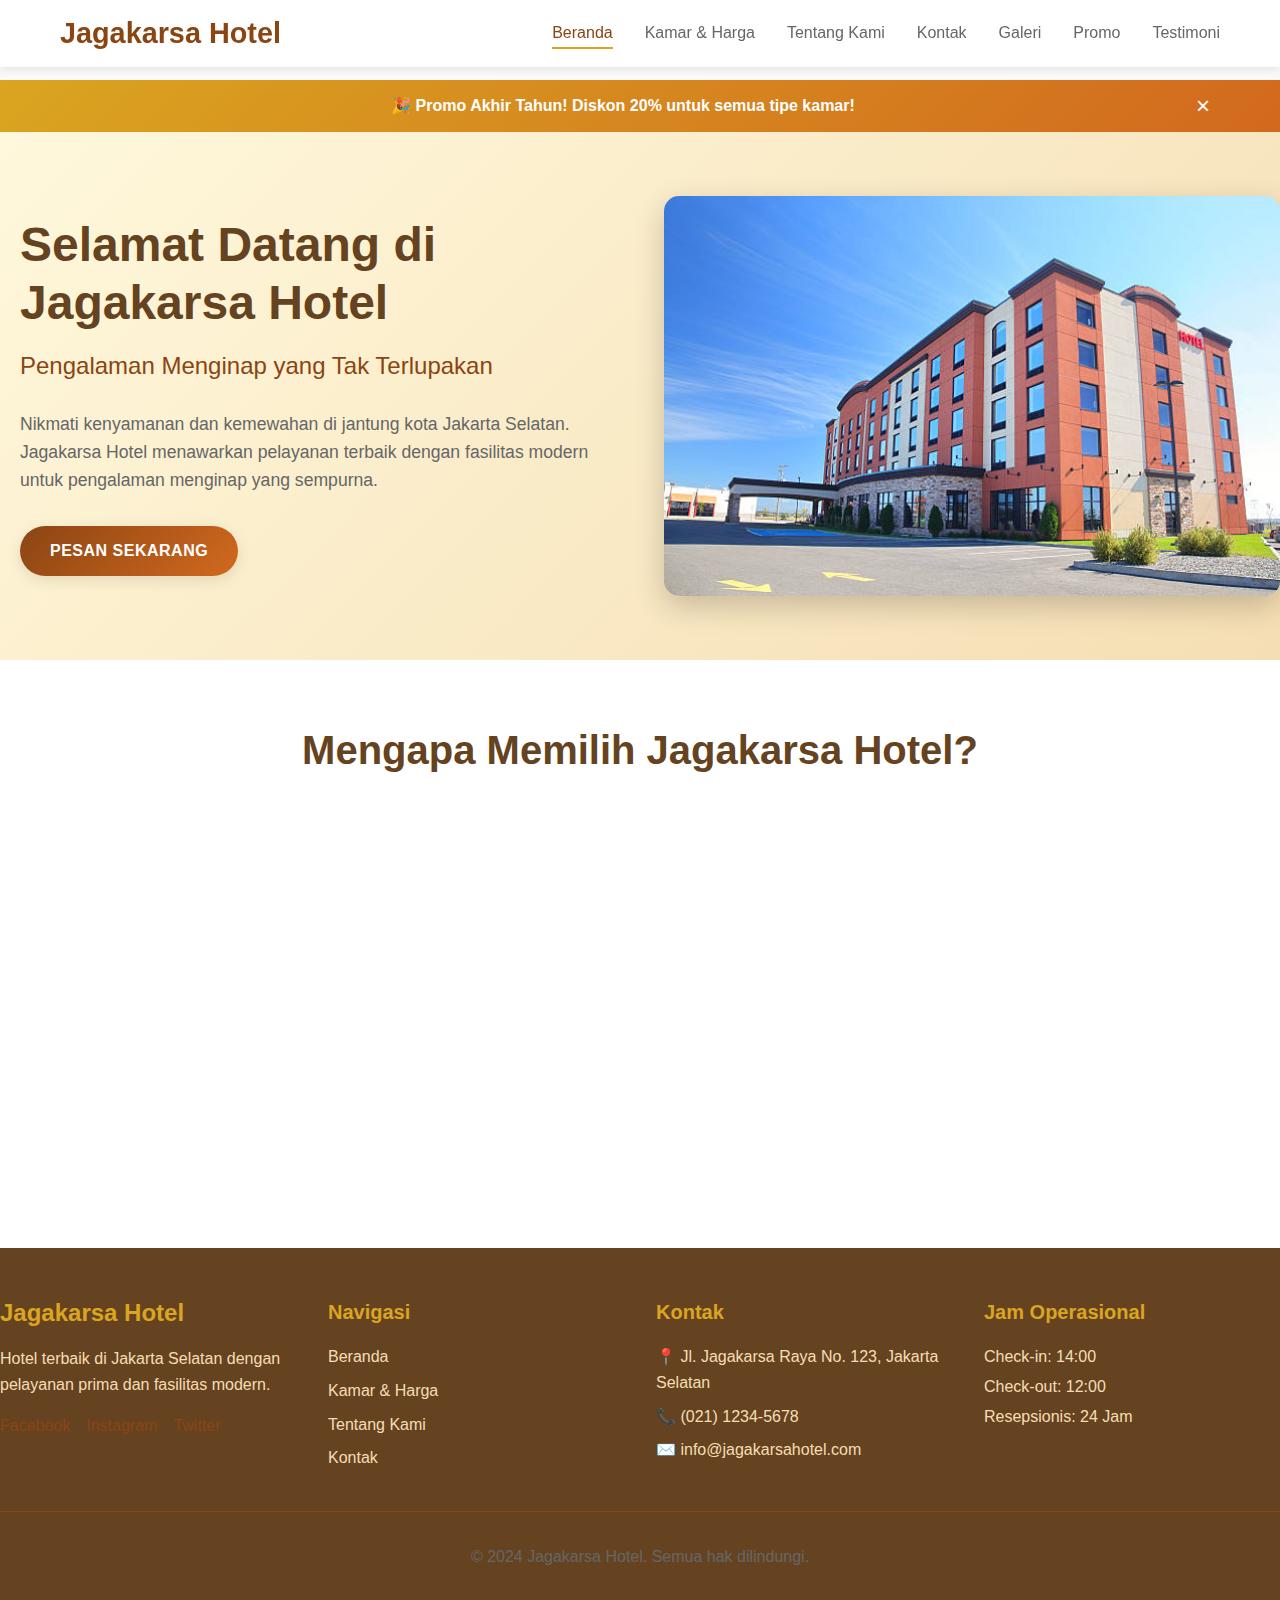
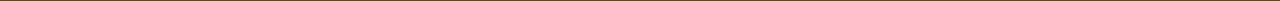
<file: jagakarsa-hotel-website/jagakarsa-hotel-website/index.html>
<!DOCTYPE html>
<html lang="id">
<head>
    <meta charset="UTF-8">
    <meta name="viewport" content="width=device-width, initial-scale=1.0">
    <title>Jagakarsa Hotel - Beranda</title>
    <link rel="stylesheet" href="assets/css/style.css">
</head>
<body>
    <!-- Header -->
    <header class="header">
        <nav class="navbar">
            <div class="nav-container">
                <div class="nav-logo">
                    <h1>Jagakarsa Hotel</h1>
                </div>
                <ul class="nav-menu">
                    <li class="nav-item">
                        <a href="index.html" class="nav-link active">Beranda</a>
                    </li>
                    <li class="nav-item">
                        <a href="pages/kamar-harga.html" class="nav-link">Kamar & Harga</a>
                    </li>
                    <li class="nav-item">
                        <a href="pages/tentang-kami.html" class="nav-link">Tentang Kami</a>
                    </li>
                    <li class="nav-item">
                        <a href="pages/kontak.html" class="nav-link">Kontak</a>
                    </li>
                    <li class="nav-item">
                        <a href="pages/galeri.html" class="nav-link">Galeri</a>
                    </li>
                    <li class="nav-item">
                        <a href="pages/promo.html" class="nav-link">Promo</a>
                    </li>
                    <li class="nav-item">
                        <a href="pages/testimoni.html" class="nav-link">Testimoni</a>
                    </li>
                </ul>
                <div class="hamburger">
                    <span class="bar"></span>
                    <span class="bar"></span>
                    <span class="bar"></span>
                </div>
            </div>
        </nav>
    </header>

    <!-- Notification Banner -->
    <div class="notification-banner" id="notificationBanner">
        <div class="notification-content">
            <span class="notification-text">🎉 Promo Akhir Tahun! Diskon 20% untuk semua tipe kamar!</span>
            <button class="notification-close" id="closeNotification">&times;</button>
        </div>
    </div>

    <!-- Main Content -->
    <main>
        <!-- Hero Section -->
        <section class="hero">
            <div class="hero-content">
                <h1 class="hero-title">Selamat Datang di Jagakarsa Hotel</h1>
                <p class="hero-tagline">Pengalaman Menginap yang Tak Terlupakan</p>
                <p class="hero-description">
                    Nikmati kenyamanan dan kemewahan di jantung kota Jakarta Selatan. 
                    Jagakarsa Hotel menawarkan pelayanan terbaik dengan fasilitas modern 
                    untuk pengalaman menginap yang sempurna.
                </p>
                <a href="pages/kamar-harga.html" class="btn-primary">Pesan Sekarang</a>
            </div>
            <div class="hero-image">
                <img src="assets/images/kDNqchg9ARzh.jpg" alt="Jagakarsa Hotel Exterior">
            </div>
        </section>

        <!-- Features Section -->
        <section class="features">
            <div class="container">
                <h2>Mengapa Memilih Jagakarsa Hotel?</h2>
                <div class="features-grid">
                    <div class="feature-card">
                        <div class="feature-icon">🏨</div>
                        <h3>Lokasi Strategis</h3>
                        <p>Terletak di pusat Jakarta Selatan dengan akses mudah ke berbagai destinasi wisata dan bisnis.</p>
                    </div>
                    <div class="feature-card">
                        <div class="feature-icon">🛏️</div>
                        <h3>Kamar Nyaman</h3>
                        <p>Kamar-kamar modern dengan fasilitas lengkap untuk kenyamanan maksimal selama menginap.</p>
                    </div>
                    <div class="feature-card">
                        <div class="feature-icon">🍽️</div>
                        <h3>Restoran Berkualitas</h3>
                        <p>Nikmati hidangan lezat dari chef berpengalaman di restoran hotel kami.</p>
                    </div>
                    <div class="feature-card">
                        <div class="feature-icon">🏊‍♂️</div>
                        <h3>Fasilitas Lengkap</h3>
                        <p>Kolam renang, gym, spa, dan berbagai fasilitas lainnya untuk kepuasan Anda.</p>
                    </div>
                </div>
            </div>
        </section>
    </main>

    <!-- Footer -->
    <footer class="footer">
        <div class="footer-container">
            <div class="footer-section">
                <h3>Jagakarsa Hotel</h3>
                <p>Hotel terbaik di Jakarta Selatan dengan pelayanan prima dan fasilitas modern.</p>
                <div class="social-links">
                    <a href="#" class="social-link">Facebook</a>
                    <a href="#" class="social-link">Instagram</a>
                    <a href="#" class="social-link">Twitter</a>
                </div>
            </div>
            <div class="footer-section">
                <h4>Navigasi</h4>
                <ul class="footer-links">
                    <li><a href="index.html">Beranda</a></li>
                    <li><a href="pages/kamar-harga.html">Kamar & Harga</a></li>
                    <li><a href="pages/tentang-kami.html">Tentang Kami</a></li>
                    <li><a href="pages/kontak.html">Kontak</a></li>
                </ul>
            </div>
            <div class="footer-section">
                <h4>Kontak</h4>
                <div class="contact-info">
                    <p>📍 Jl. Jagakarsa Raya No. 123, Jakarta Selatan</p>
                    <p>📞 (021) 1234-5678</p>
                    <p>✉️ info@jagakarsahotel.com</p>
                </div>
            </div>
            <div class="footer-section">
                <h4>Jam Operasional</h4>
                <div class="operating-hours">
                    <p>Check-in: 14:00</p>
                    <p>Check-out: 12:00</p>
                    <p>Resepsionis: 24 Jam</p>
                </div>
            </div>
        </div>
        <div class="footer-bottom">
            <p>&copy; 2024 Jagakarsa Hotel. Semua hak dilindungi.</p>
        </div>
    </footer>

    <script src="assets/js/script.js"></script>
</body>
</html>
</file>
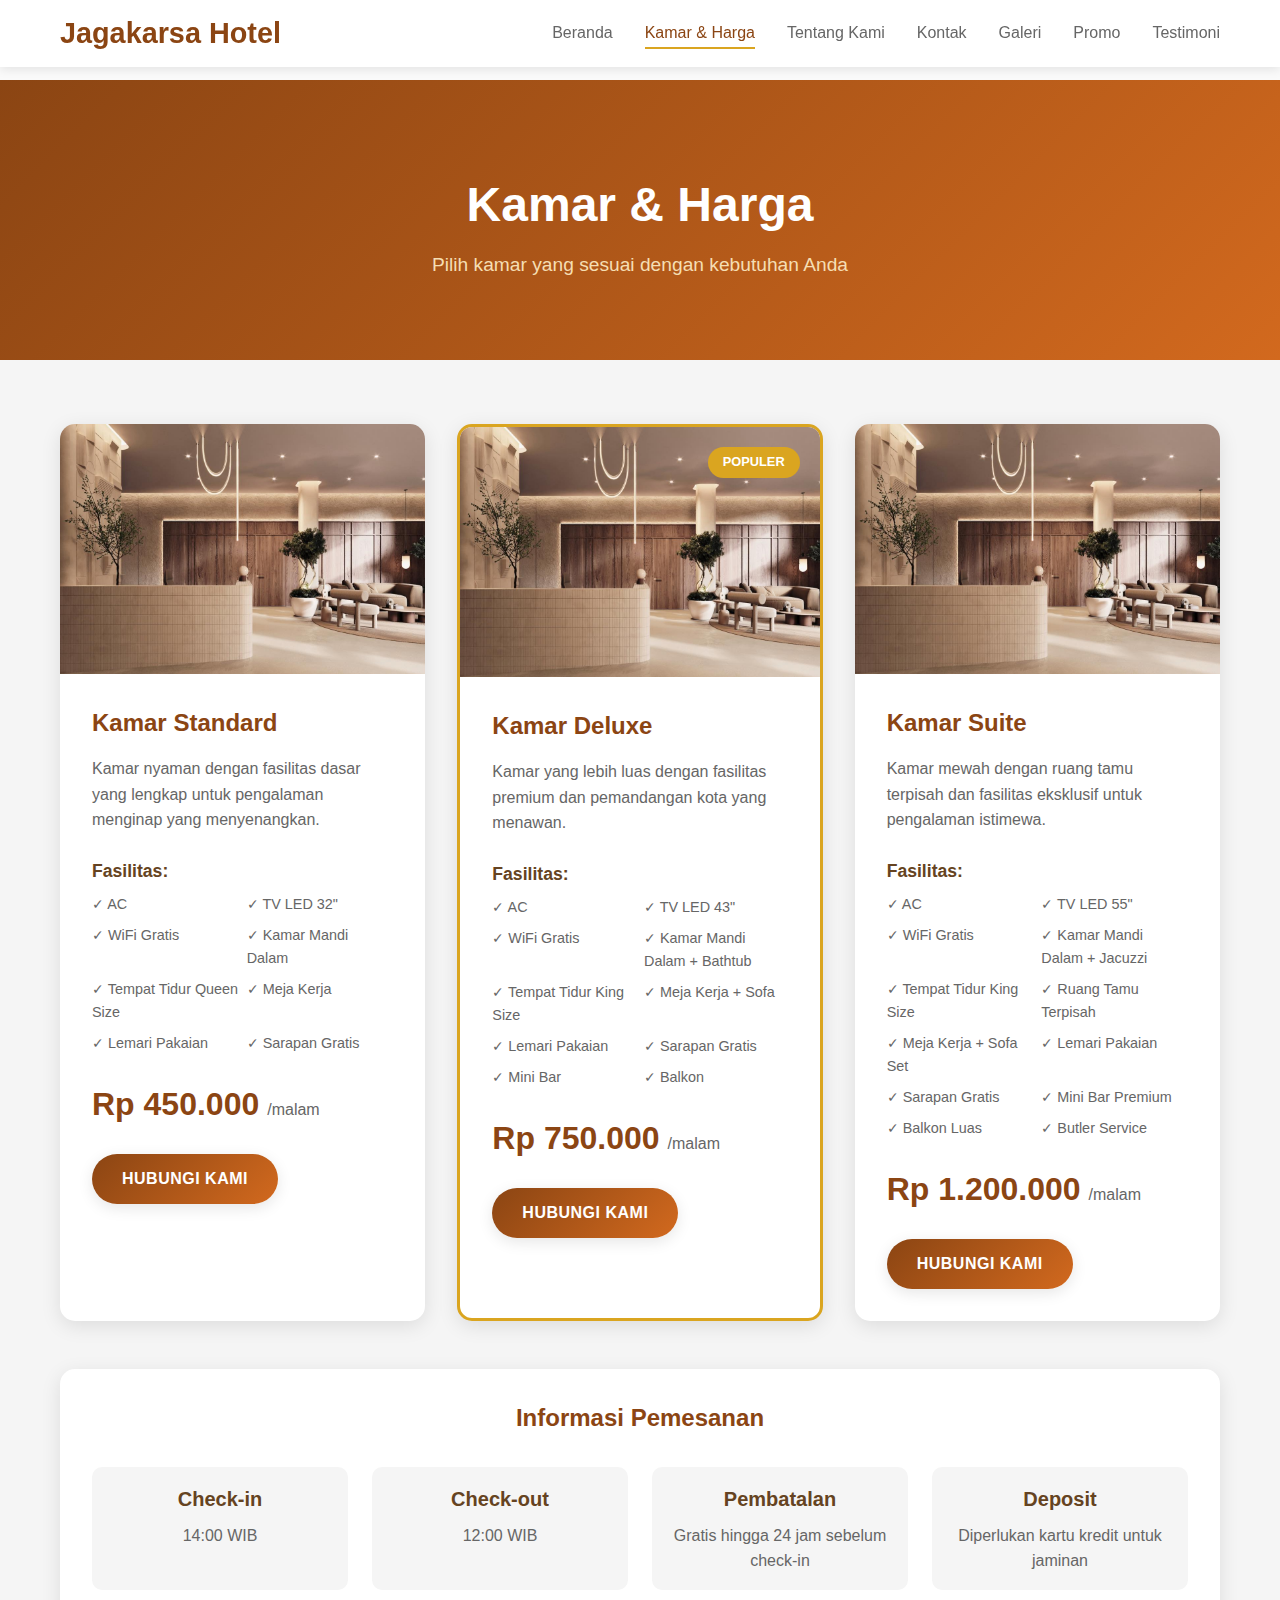
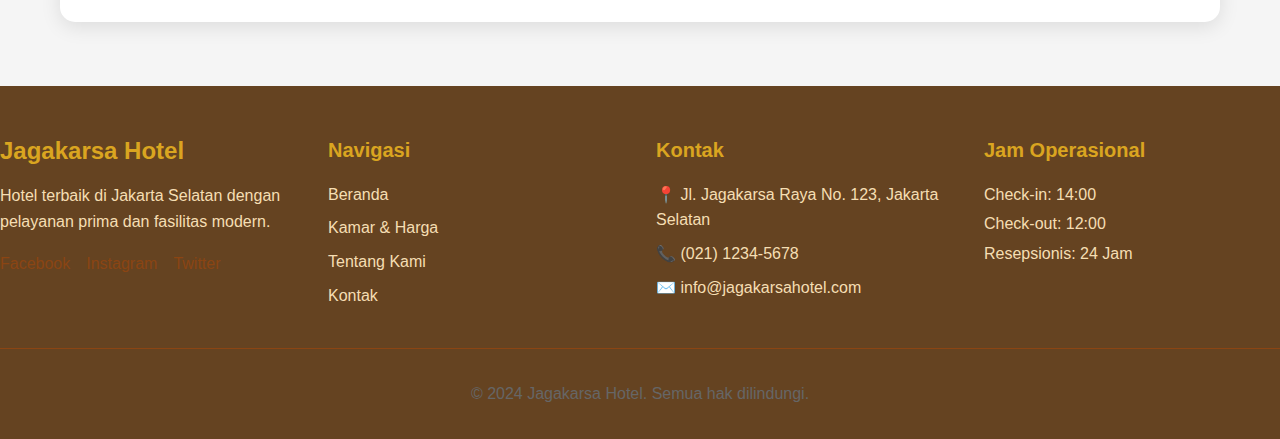
<file: jagakarsa-hotel-website/jagakarsa-hotel-website/pages/kamar-harga.html>
<!DOCTYPE html>
<html lang="id">
<head>
    <meta charset="UTF-8">
    <meta name="viewport" content="width=device-width, initial-scale=1.0">
    <title>Kamar & Harga - Jagakarsa Hotel</title>
    <link rel="stylesheet" href="../assets/css/style.css">
</head>
<body>
    <!-- Header -->
    <header class="header">
        <nav class="navbar">
            <div class="nav-container">
                <div class="nav-logo">
                    <h1>Jagakarsa Hotel</h1>
                </div>
                <ul class="nav-menu">
                    <li class="nav-item">
                        <a href="../index.html" class="nav-link">Beranda</a>
                    </li>
                    <li class="nav-item">
                        <a href="kamar-harga.html" class="nav-link active">Kamar & Harga</a>
                    </li>
                    <li class="nav-item">
                        <a href="tentang-kami.html" class="nav-link">Tentang Kami</a>
                    </li>
                    <li class="nav-item">
                        <a href="kontak.html" class="nav-link">Kontak</a>
                    </li>
                    <li class="nav-item">
                        <a href="galeri.html" class="nav-link">Galeri</a>
                    </li>
                    <li class="nav-item">
                        <a href="promo.html" class="nav-link">Promo</a>
                    </li>
                    <li class="nav-item">
                        <a href="testimoni.html" class="nav-link">Testimoni</a>
                    </li>
                </ul>
                <div class="hamburger">
                    <span class="bar"></span>
                    <span class="bar"></span>
                    <span class="bar"></span>
                </div>
            </div>
        </nav>
    </header>

    <!-- Main Content -->
    <main>
        <!-- Page Header -->
        <section class="page-header">
            <div class="container">
                <h1>Kamar & Harga</h1>
                <p>Pilih kamar yang sesuai dengan kebutuhan Anda</p>
            </div>
        </section>

        <!-- Rooms Section -->
        <section class="rooms">
            <div class="container">
                <div class="rooms-grid">
                    <!-- Standard Room -->
                    <div class="room-card">
                        <div class="room-image">
                            <img src="../assets/images/6YJDpasUowBA.jpg" alt="Kamar Standard">
                        </div>
                        <div class="room-content">
                            <h3>Kamar Standard</h3>
                            <p class="room-description">
                                Kamar nyaman dengan fasilitas dasar yang lengkap untuk pengalaman menginap yang menyenangkan.
                            </p>
                            <div class="room-facilities">
                                <h4>Fasilitas:</h4>
                                <ul>
                                    <li>✓ AC</li>
                                    <li>✓ TV LED 32"</li>
                                    <li>✓ WiFi Gratis</li>
                                    <li>✓ Kamar Mandi Dalam</li>
                                    <li>✓ Tempat Tidur Queen Size</li>
                                    <li>✓ Meja Kerja</li>
                                    <li>✓ Lemari Pakaian</li>
                                    <li>✓ Sarapan Gratis</li>
                                </ul>
                            </div>
                            <div class="room-price">
                                <span class="price">Rp 450.000</span>
                                <span class="price-unit">/malam</span>
                            </div>
                            <a href="kontak.html" class="btn-primary">Hubungi Kami</a>
                        </div>
                    </div>

                    <!-- Deluxe Room -->
                    <div class="room-card featured">
                        <div class="room-image">
                            <img src="../assets/images/6YJDpasUowBA.jpg" alt="Kamar Deluxe">
                        </div>
                        <div class="room-content">
                            <h3>Kamar Deluxe</h3>
                            <p class="room-description">
                                Kamar yang lebih luas dengan fasilitas premium dan pemandangan kota yang menawan.
                            </p>
                            <div class="room-facilities">
                                <h4>Fasilitas:</h4>
                                <ul>
                                    <li>✓ AC</li>
                                    <li>✓ TV LED 43"</li>
                                    <li>✓ WiFi Gratis</li>
                                    <li>✓ Kamar Mandi Dalam + Bathtub</li>
                                    <li>✓ Tempat Tidur King Size</li>
                                    <li>✓ Meja Kerja + Sofa</li>
                                    <li>✓ Lemari Pakaian</li>
                                    <li>✓ Sarapan Gratis</li>
                                    <li>✓ Mini Bar</li>
                                    <li>✓ Balkon</li>
                                </ul>
                            </div>
                            <div class="room-price">
                                <span class="price">Rp 750.000</span>
                                <span class="price-unit">/malam</span>
                            </div>
                            <a href="kontak.html" class="btn-primary">Hubungi Kami</a>
                        </div>
                    </div>

                    <!-- Suite Room -->
                    <div class="room-card">
                        <div class="room-image">
                            <img src="../assets/images/6YJDpasUowBA.jpg" alt="Kamar Suite">
                        </div>
                        <div class="room-content">
                            <h3>Kamar Suite</h3>
                            <p class="room-description">
                                Kamar mewah dengan ruang tamu terpisah dan fasilitas eksklusif untuk pengalaman istimewa.
                            </p>
                            <div class="room-facilities">
                                <h4>Fasilitas:</h4>
                                <ul>
                                    <li>✓ AC</li>
                                    <li>✓ TV LED 55"</li>
                                    <li>✓ WiFi Gratis</li>
                                    <li>✓ Kamar Mandi Dalam + Jacuzzi</li>
                                    <li>✓ Tempat Tidur King Size</li>
                                    <li>✓ Ruang Tamu Terpisah</li>
                                    <li>✓ Meja Kerja + Sofa Set</li>
                                    <li>✓ Lemari Pakaian</li>
                                    <li>✓ Sarapan Gratis</li>
                                    <li>✓ Mini Bar Premium</li>
                                    <li>✓ Balkon Luas</li>
                                    <li>✓ Butler Service</li>
                                </ul>
                            </div>
                            <div class="room-price">
                                <span class="price">Rp 1.200.000</span>
                                <span class="price-unit">/malam</span>
                            </div>
                            <a href="kontak.html" class="btn-primary">Hubungi Kami</a>
                        </div>
                    </div>
                </div>

                <!-- Additional Info -->
                <div class="booking-info">
                    <h3>Informasi Pemesanan</h3>
                    <div class="info-grid">
                        <div class="info-item">
                            <h4>Check-in</h4>
                            <p>14:00 WIB</p>
                        </div>
                        <div class="info-item">
                            <h4>Check-out</h4>
                            <p>12:00 WIB</p>
                        </div>
                        <div class="info-item">
                            <h4>Pembatalan</h4>
                            <p>Gratis hingga 24 jam sebelum check-in</p>
                        </div>
                        <div class="info-item">
                            <h4>Deposit</h4>
                            <p>Diperlukan kartu kredit untuk jaminan</p>
                        </div>
                    </div>
                </div>
            </div>
        </section>
    </main>

    <!-- Footer -->
    <footer class="footer">
        <div class="footer-container">
            <div class="footer-section">
                <h3>Jagakarsa Hotel</h3>
                <p>Hotel terbaik di Jakarta Selatan dengan pelayanan prima dan fasilitas modern.</p>
                <div class="social-links">
                    <a href="#" class="social-link">Facebook</a>
                    <a href="#" class="social-link">Instagram</a>
                    <a href="#" class="social-link">Twitter</a>
                </div>
            </div>
            <div class="footer-section">
                <h4>Navigasi</h4>
                <ul class="footer-links">
                    <li><a href="../index.html">Beranda</a></li>
                    <li><a href="kamar-harga.html">Kamar & Harga</a></li>
                    <li><a href="tentang-kami.html">Tentang Kami</a></li>
                    <li><a href="kontak.html">Kontak</a></li>
                </ul>
            </div>
            <div class="footer-section">
                <h4>Kontak</h4>
                <div class="contact-info">
                    <p>📍 Jl. Jagakarsa Raya No. 123, Jakarta Selatan</p>
                    <p>📞 (021) 1234-5678</p>
                    <p>✉️ info@jagakarsahotel.com</p>
                </div>
            </div>
            <div class="footer-section">
                <h4>Jam Operasional</h4>
                <div class="operating-hours">
                    <p>Check-in: 14:00</p>
                    <p>Check-out: 12:00</p>
                    <p>Resepsionis: 24 Jam</p>
                </div>
            </div>
        </div>
        <div class="footer-bottom">
            <p>&copy; 2024 Jagakarsa Hotel. Semua hak dilindungi.</p>
        </div>
    </footer>

    <script src="../assets/js/script.js"></script>
</body>
</html>
</file>
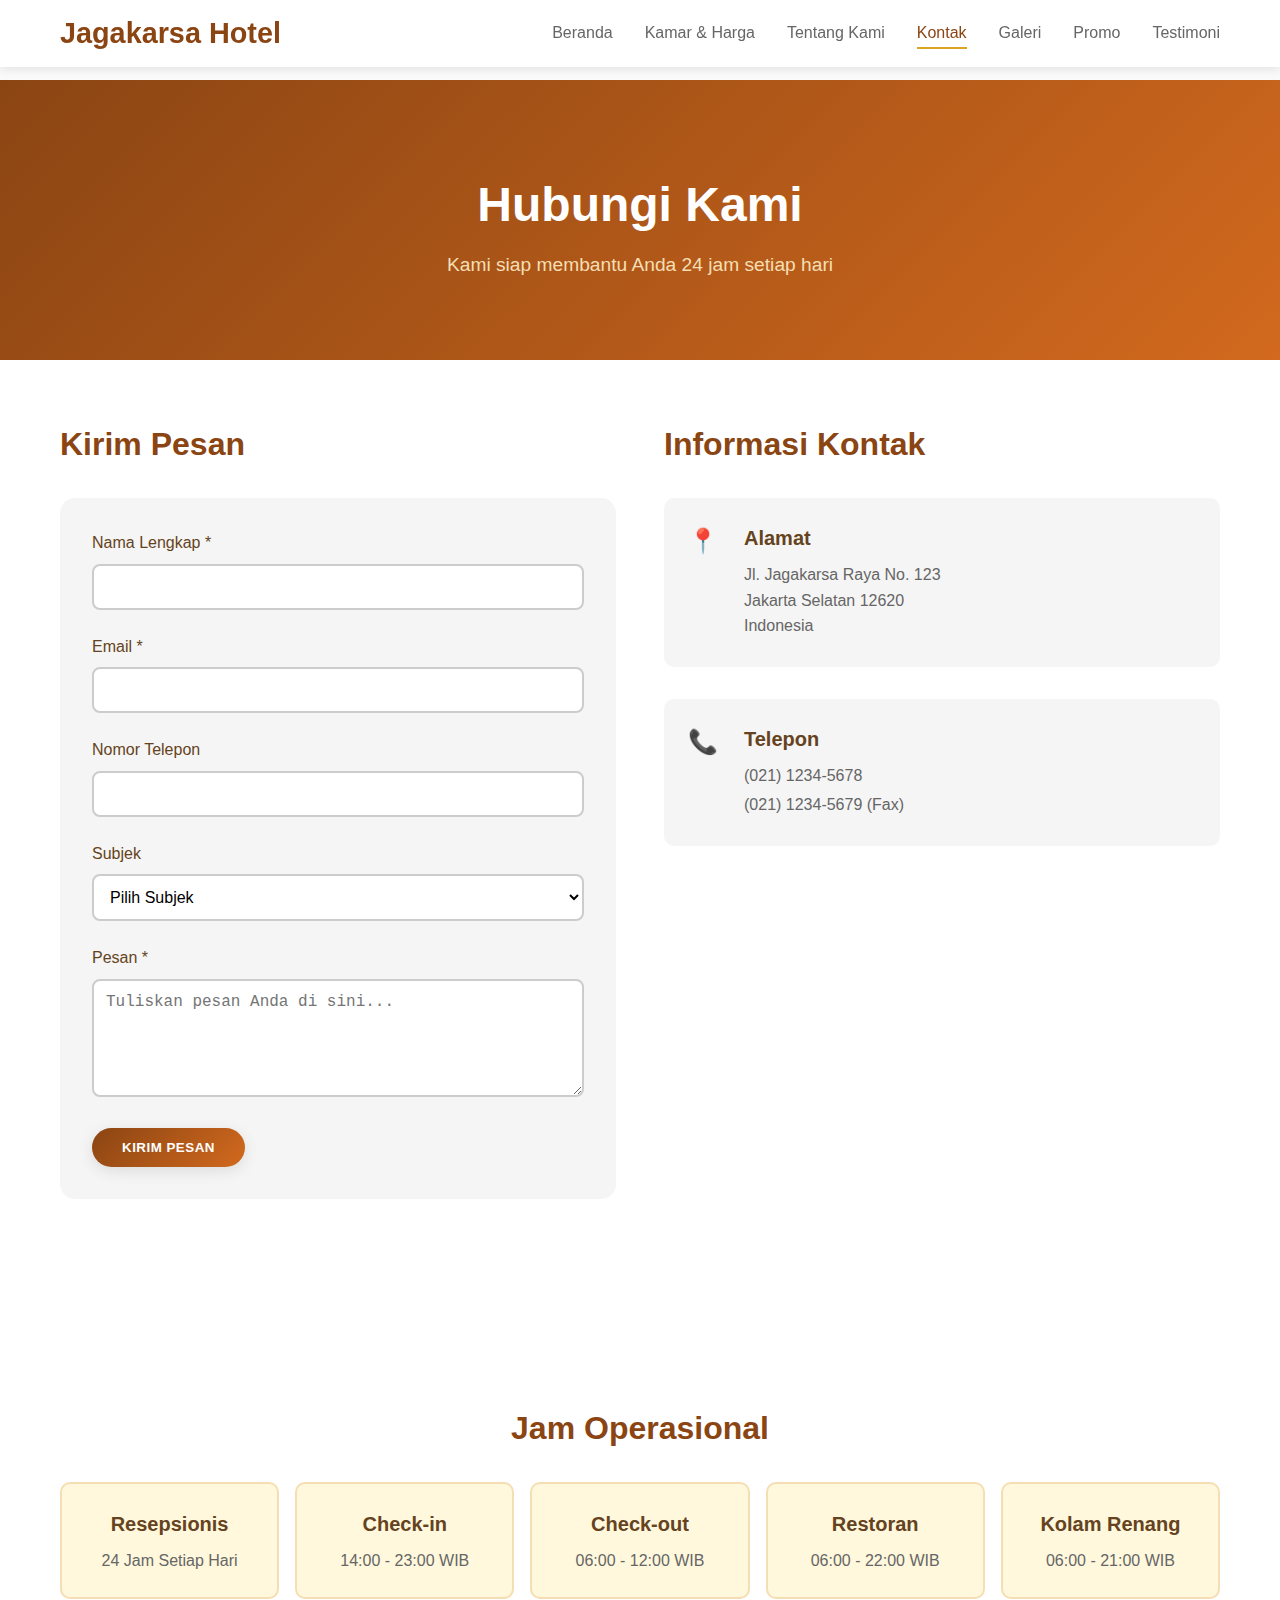
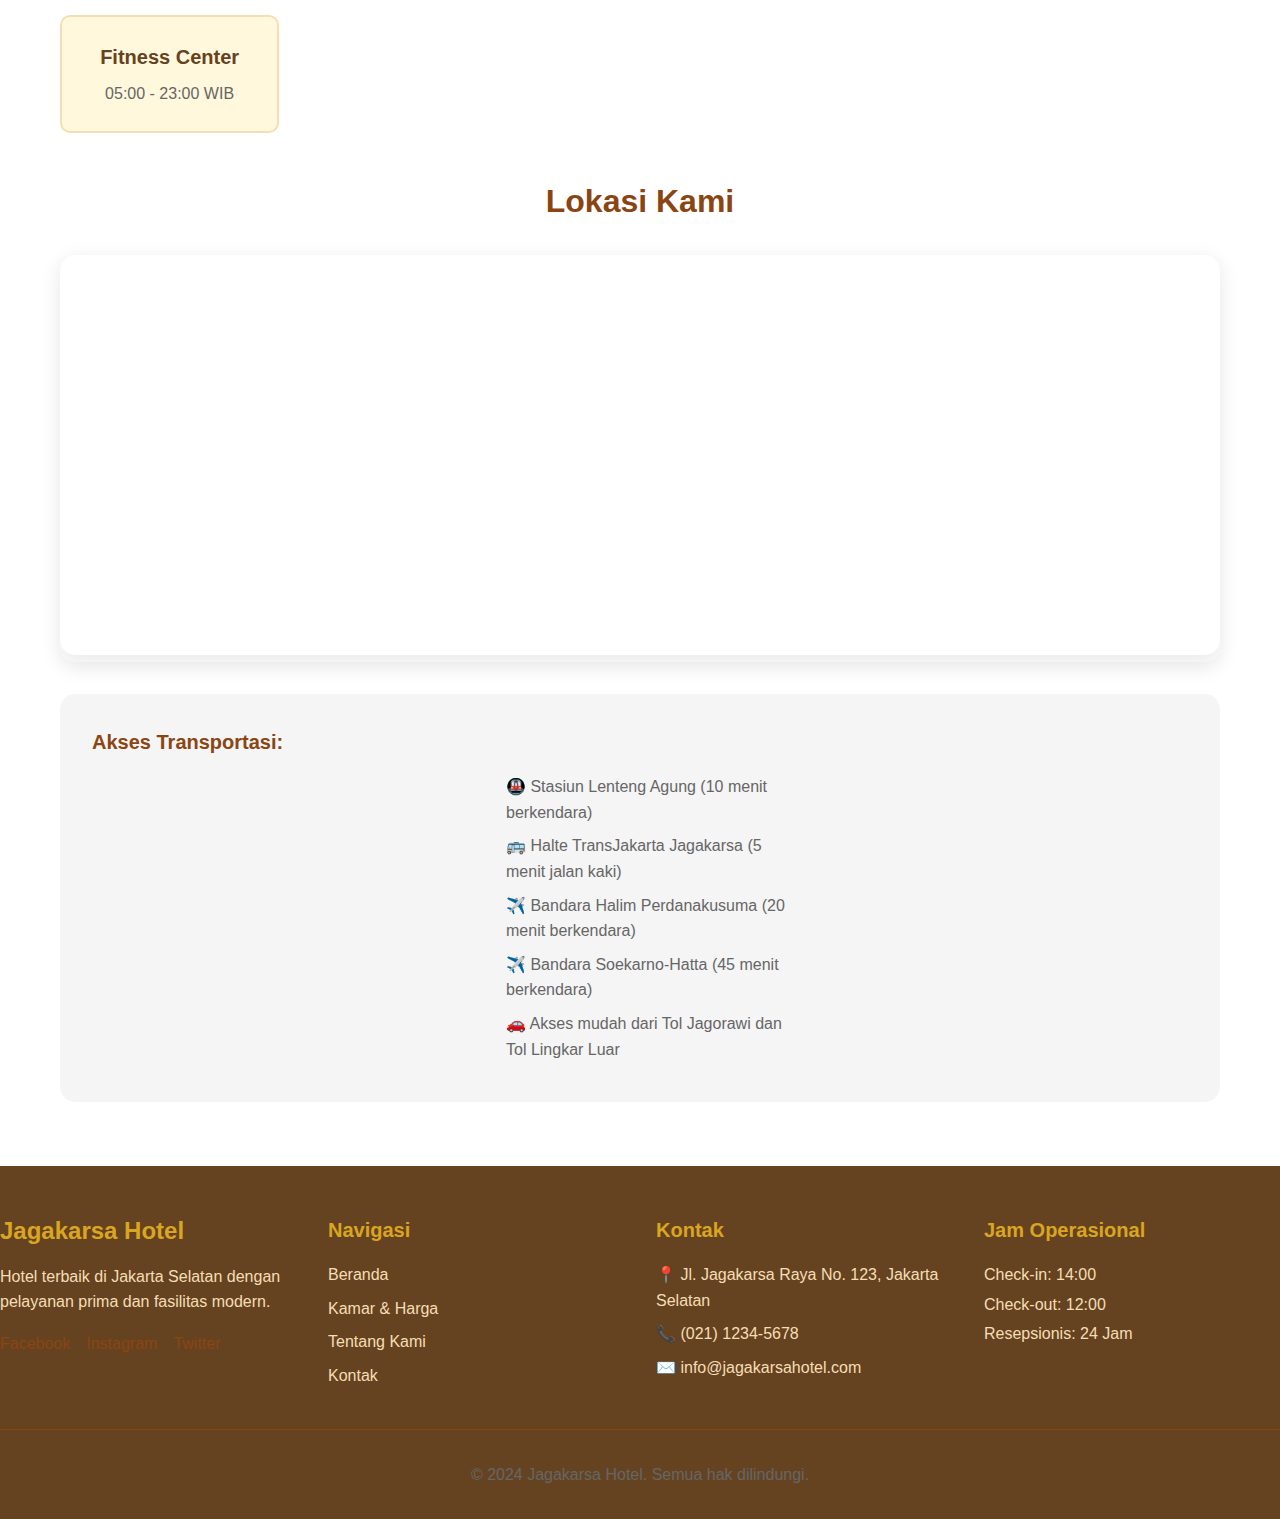
<file: jagakarsa-hotel-website/jagakarsa-hotel-website/pages/kontak.html>
<!DOCTYPE html>
<html lang="id">
<head>
    <meta charset="UTF-8">
    <meta name="viewport" content="width=device-width, initial-scale=1.0">
    <title>Kontak - Jagakarsa Hotel</title>
    <link rel="stylesheet" href="../assets/css/style.css">
</head>
<body>
    <!-- Header -->
    <header class="header">
        <nav class="navbar">
            <div class="nav-container">
                <div class="nav-logo">
                    <h1>Jagakarsa Hotel</h1>
                </div>
                <ul class="nav-menu">
                    <li class="nav-item">
                        <a href="../index.html" class="nav-link">Beranda</a>
                    </li>
                    <li class="nav-item">
                        <a href="kamar-harga.html" class="nav-link">Kamar & Harga</a>
                    </li>
                    <li class="nav-item">
                        <a href="tentang-kami.html" class="nav-link">Tentang Kami</a>
                    </li>
                    <li class="nav-item">
                        <a href="kontak.html" class="nav-link active">Kontak</a>
                    </li>
                    <li class="nav-item">
                        <a href="galeri.html" class="nav-link">Galeri</a>
                    </li>
                    <li class="nav-item">
                        <a href="promo.html" class="nav-link">Promo</a>
                    </li>
                    <li class="nav-item">
                        <a href="testimoni.html" class="nav-link">Testimoni</a>
                    </li>
                </ul>
                <div class="hamburger">
                    <span class="bar"></span>
                    <span class="bar"></span>
                    <span class="bar"></span>
                </div>
            </div>
        </nav>
    </header>

    <!-- Main Content -->
    <main>
        <!-- Page Header -->
        <section class="page-header">
            <div class="container">
                <h1>Hubungi Kami</h1>
                <p>Kami siap membantu Anda 24 jam setiap hari</p>
            </div>
        </section>

        <!-- Contact Section -->
        <section class="contact">
            <div class="container">
                <div class="contact-grid">
                    <!-- Contact Form -->
                    <div class="contact-form-section">
                        <h2>Kirim Pesan</h2>
                        <form class="contact-form" id="contactForm">
                            <div class="form-group">
                                <label for="name">Nama Lengkap *</label>
                                <input type="text" id="name" name="name" required>
                            </div>
                            <div class="form-group">
                                <label for="email">Email *</label>
                                <input type="email" id="email" name="email" required>
                            </div>
                            <div class="form-group">
                                <label for="phone">Nomor Telepon</label>
                                <input type="tel" id="phone" name="phone">
                            </div>
                            <div class="form-group">
                                <label for="subject">Subjek</label>
                                <select id="subject" name="subject">
                                    <option value="">Pilih Subjek</option>
                                    <option value="reservation">Reservasi Kamar</option>
                                    <option value="inquiry">Pertanyaan Umum</option>
                                    <option value="complaint">Keluhan</option>
                                    <option value="suggestion">Saran</option>
                                    <option value="other">Lainnya</option>
                                </select>
                            </div>
                            <div class="form-group">
                                <label for="message">Pesan *</label>
                                <textarea id="message" name="message" rows="5" required placeholder="Tuliskan pesan Anda di sini..."></textarea>
                            </div>
                            <button type="submit" class="btn-primary">Kirim Pesan</button>
                        </form>
                    </div>

                    <!-- Contact Information -->
                    <div class="contact-info-section">
                        <h2>Informasi Kontak</h2>
                        
                        <div class="contact-item">
                            <div class="contact-icon">📍</div>
                            <div class="contact-details">
                                <h4>Alamat</h4>
                                <p>Jl. Jagakarsa Raya No. 123<br>Jakarta Selatan 12620<br>Indonesia</p>
                            </div>
                        </div>

                        <div class="contact-item">
                            <div class="contact-icon">📞</div>
                            <div class="contact-details">
                                <h4>Telepon</h4>
                                <p>(021) 1234-5678</p>
                                <p>(021) 1234-5679 (Fax)</p>
                            </div>
                        </div>

                        <div class="contact-item">
                            <div class="contact-icon">📱</div>
                            <div class="contact-details">
                                <h4>WhatsApp</h4>
                                <p>
                                    <a href="https://wa.me/6281234567890" target="_blank" class="whatsapp-link">
                                        +62 812-3456-7890
                                    </a>
                                </p>
                            </div>
                        </div>

                        <div class="contact-item">
                            <div class="contact-icon">✉️</div>
                            <div class="contact-details">
                                <h4>Email</h4>
                                <p>info@jagakarsahotel.com</p>
                                <p>reservation@jagakarsahotel.com</p>
                            </div>
                        </div>

                        <div class="contact-item">
                            <div class="contact-icon">🌐</div>
                            <div class="contact-details">
                                <h4>Media Sosial</h4>
                                <div class="social-links">
                                    <a href="#" class="social-link">Facebook</a>
                                    <a href="#" class="social-link">Instagram</a>
                                    <a href="#" class="social-link">Twitter</a>
                                </div>
                            </div>
                        </div>
                    </div>
                </div>

                <!-- Operating Hours -->
                <div class="operating-hours-section">
                    <h2>Jam Operasional</h2>
                    <div class="hours-grid">
                        <div class="hours-item">
                            <h4>Resepsionis</h4>
                            <p>24 Jam Setiap Hari</p>
                        </div>
                        <div class="hours-item">
                            <h4>Check-in</h4>
                            <p>14:00 - 23:00 WIB</p>
                        </div>
                        <div class="hours-item">
                            <h4>Check-out</h4>
                            <p>06:00 - 12:00 WIB</p>
                        </div>
                        <div class="hours-item">
                            <h4>Restoran</h4>
                            <p>06:00 - 22:00 WIB</p>
                        </div>
                        <div class="hours-item">
                            <h4>Kolam Renang</h4>
                            <p>06:00 - 21:00 WIB</p>
                        </div>
                        <div class="hours-item">
                            <h4>Fitness Center</h4>
                            <p>05:00 - 23:00 WIB</p>
                        </div>
                    </div>
                </div>

                <!-- Google Maps -->
                <div class="map-section">
                    <h2>Lokasi Kami</h2>
                    <div class="map-container">
                        <iframe 
                            src="https://www.google.com/maps/embed?pb=!1m18!1m12!1m3!1d3965.7461234567!2d106.8123456!3d-6.3123456!2m3!1f0!2f0!3f0!3m2!1i1024!2i768!4f13.1!3m3!1m2!1s0x2e69ec123456789%3A0x123456789abcdef!2sJagakarsa%2C%20Jakarta%20Selatan!5e0!3m2!1sen!2sid!4v1234567890123!5m2!1sen!2sid" 
                            width="100%" 
                            height="400" 
                            style="border:0;" 
                            allowfullscreen="" 
                            loading="lazy" 
                            referrerpolicy="no-referrer-when-downgrade">
                        </iframe>
                    </div>
                    <div class="map-info">
                        <h4>Akses Transportasi:</h4>
                        <ul>
                            <li>🚇 Stasiun Lenteng Agung (10 menit berkendara)</li>
                            <li>🚌 Halte TransJakarta Jagakarsa (5 menit jalan kaki)</li>
                            <li>✈️ Bandara Halim Perdanakusuma (20 menit berkendara)</li>
                            <li>✈️ Bandara Soekarno-Hatta (45 menit berkendara)</li>
                            <li>🚗 Akses mudah dari Tol Jagorawi dan Tol Lingkar Luar</li>
                        </ul>
                    </div>
                </div>
            </div>
        </section>
    </main>

    <!-- Footer -->
    <footer class="footer">
        <div class="footer-container">
            <div class="footer-section">
                <h3>Jagakarsa Hotel</h3>
                <p>Hotel terbaik di Jakarta Selatan dengan pelayanan prima dan fasilitas modern.</p>
                <div class="social-links">
                    <a href="#" class="social-link">Facebook</a>
                    <a href="#" class="social-link">Instagram</a>
                    <a href="#" class="social-link">Twitter</a>
                </div>
            </div>
            <div class="footer-section">
                <h4>Navigasi</h4>
                <ul class="footer-links">
                    <li><a href="../index.html">Beranda</a></li>
                    <li><a href="kamar-harga.html">Kamar & Harga</a></li>
                    <li><a href="tentang-kami.html">Tentang Kami</a></li>
                    <li><a href="kontak.html">Kontak</a></li>
                </ul>
            </div>
            <div class="footer-section">
                <h4>Kontak</h4>
                <div class="contact-info">
                    <p>📍 Jl. Jagakarsa Raya No. 123, Jakarta Selatan</p>
                    <p>📞 (021) 1234-5678</p>
                    <p>✉️ info@jagakarsahotel.com</p>
                </div>
            </div>
            <div class="footer-section">
                <h4>Jam Operasional</h4>
                <div class="operating-hours">
                    <p>Check-in: 14:00</p>
                    <p>Check-out: 12:00</p>
                    <p>Resepsionis: 24 Jam</p>
                </div>
            </div>
        </div>
        <div class="footer-bottom">
            <p>&copy; 2024 Jagakarsa Hotel. Semua hak dilindungi.</p>
        </div>
    </footer>

    <script src="../assets/js/script.js"></script>
</body>
</html>
</file>
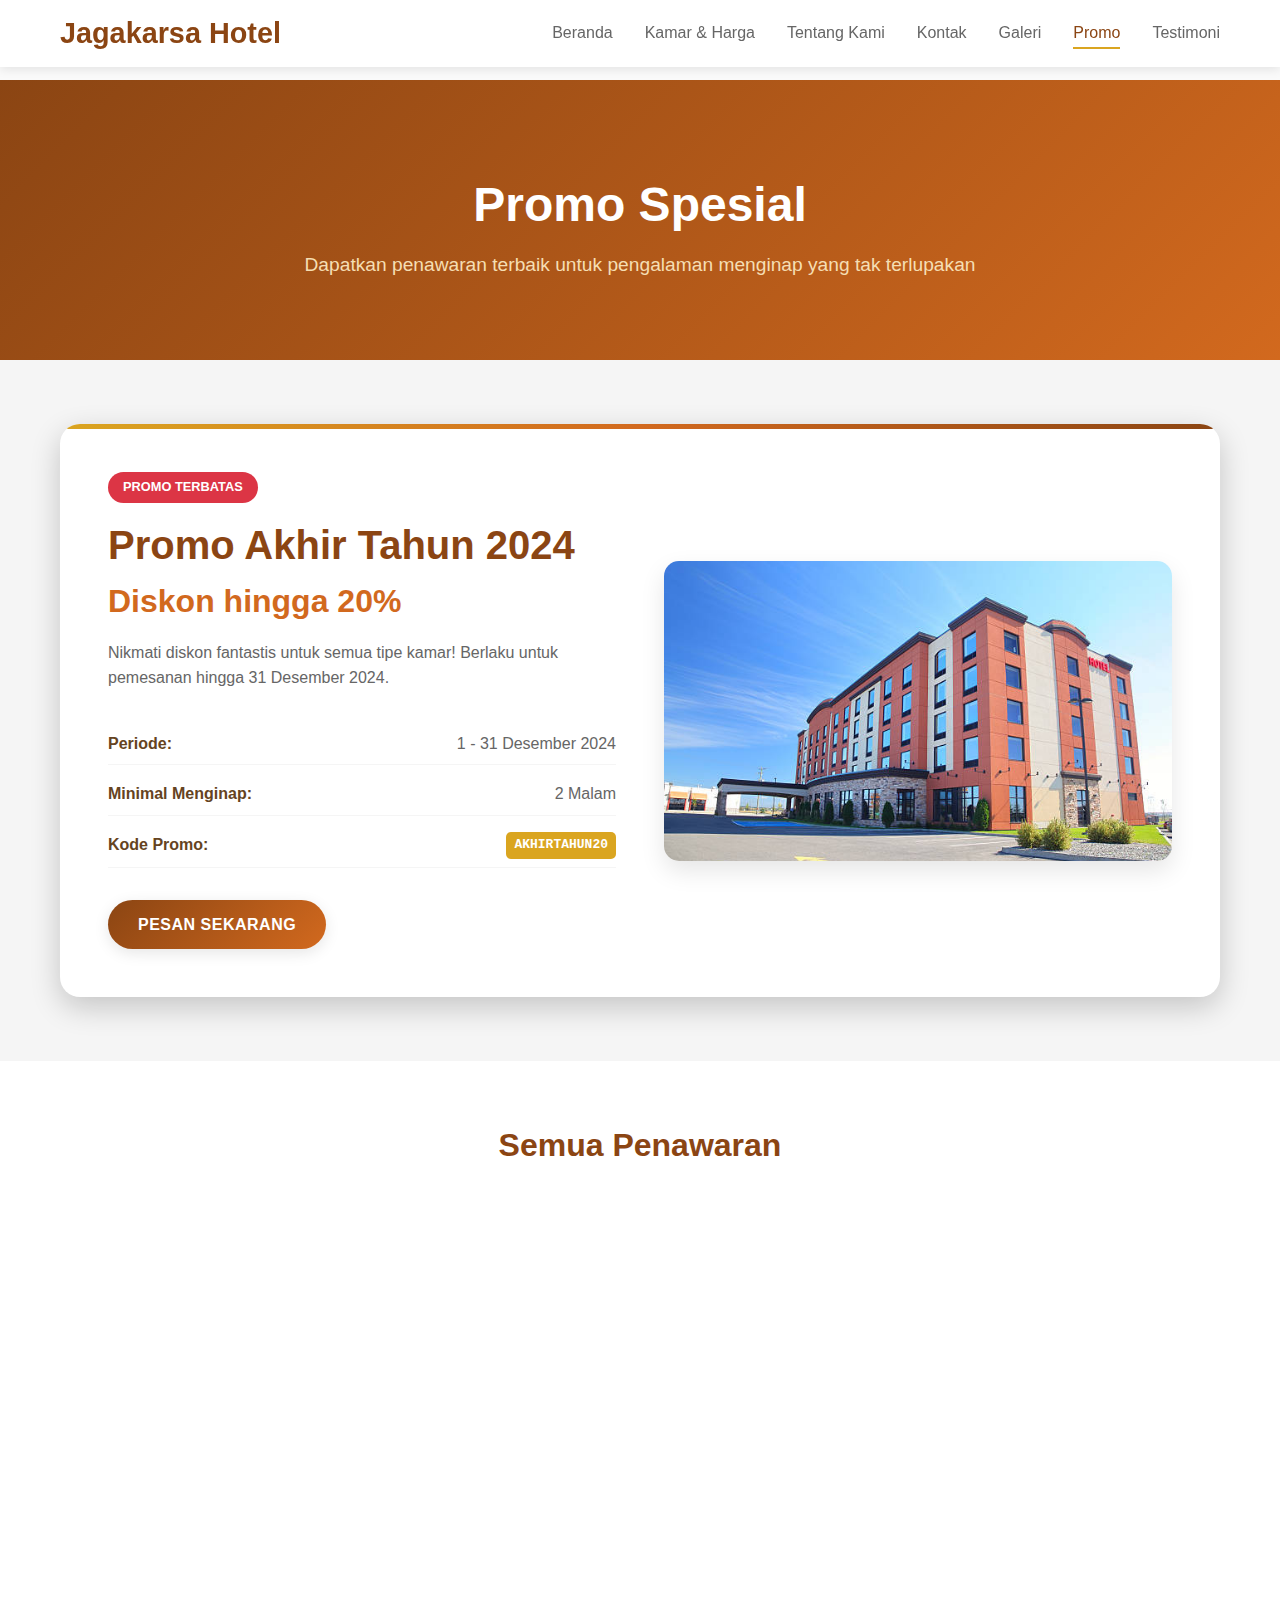
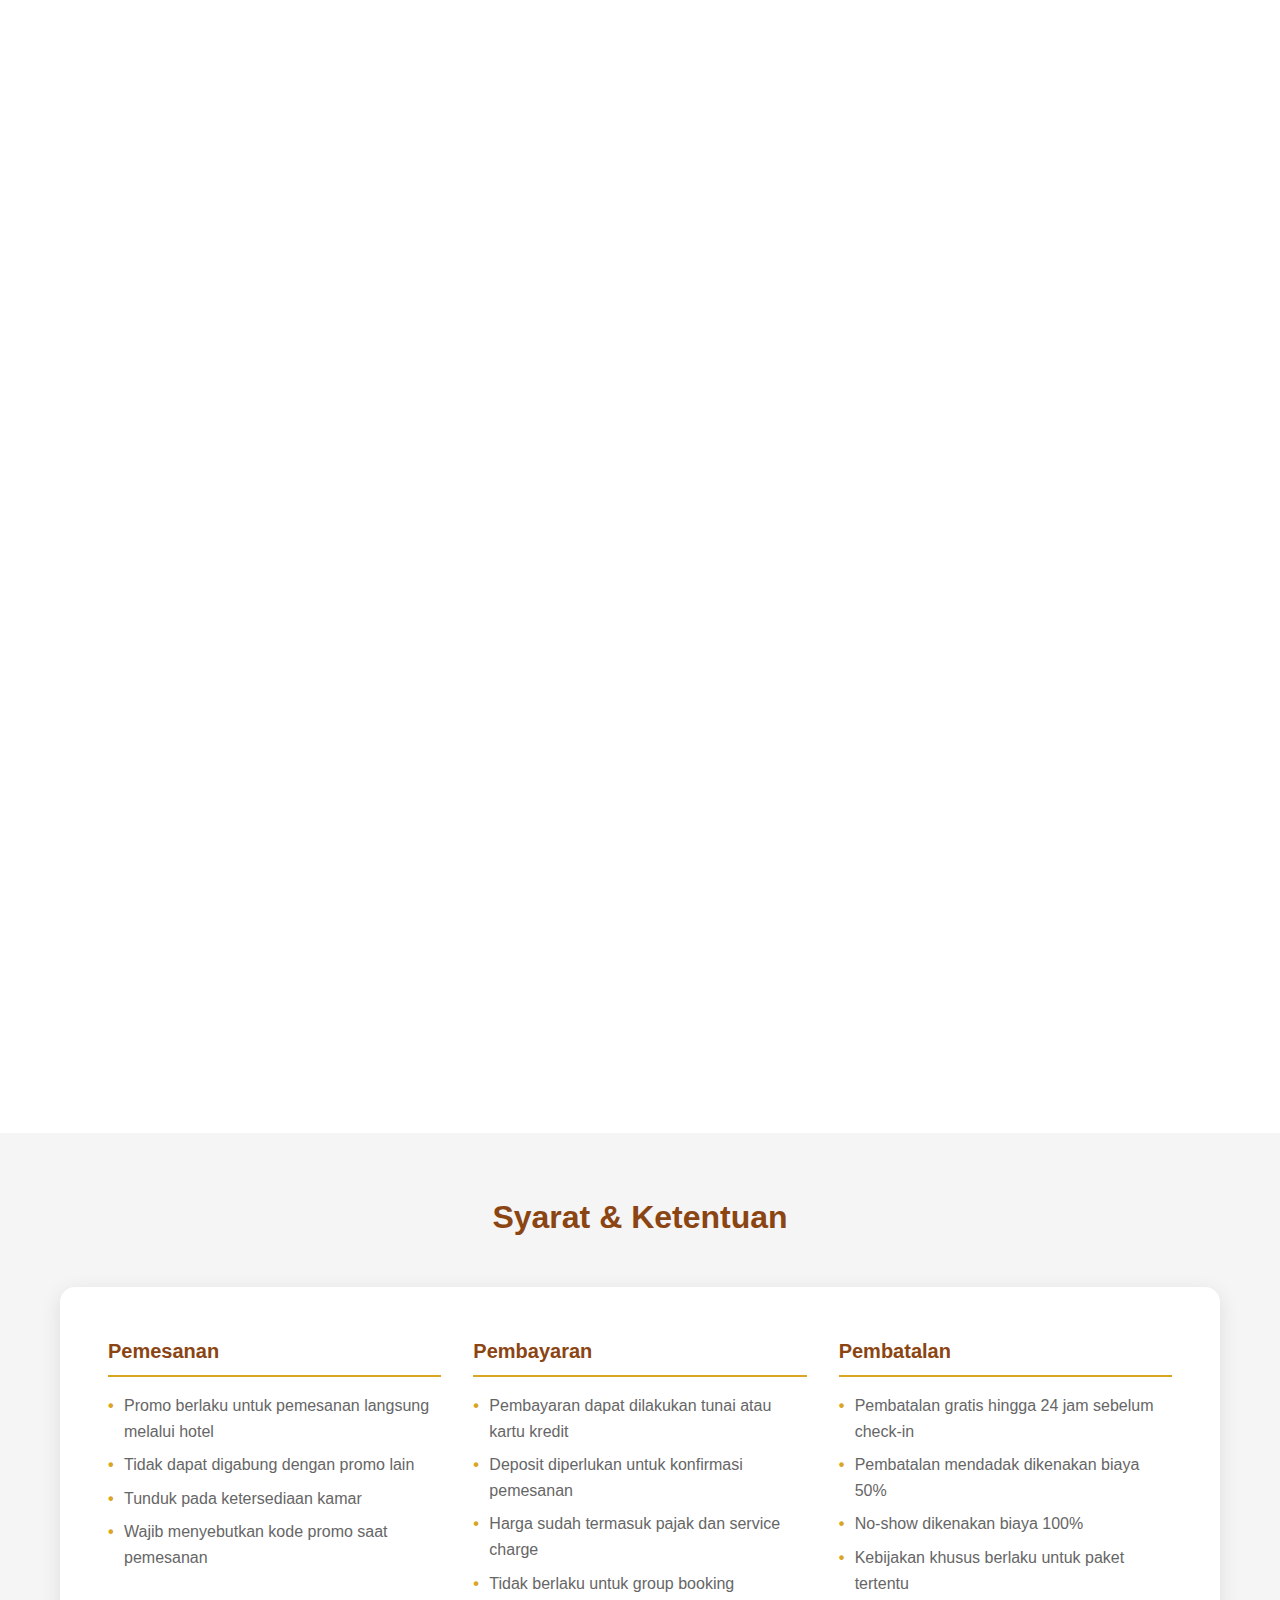
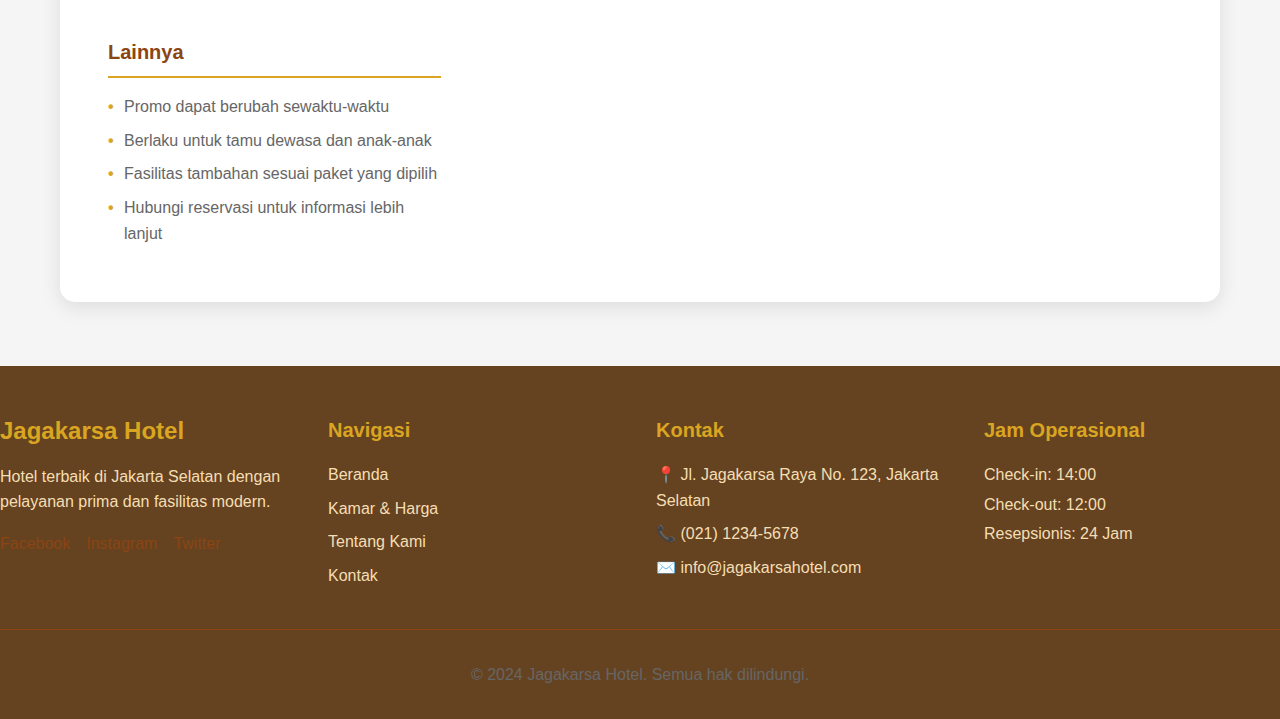
<file: jagakarsa-hotel-website/jagakarsa-hotel-website/pages/promo.html>
<!DOCTYPE html>
<html lang="id">
<head>
    <meta charset="UTF-8">
    <meta name="viewport" content="width=device-width, initial-scale=1.0">
    <title>Promo - Jagakarsa Hotel</title>
    <link rel="stylesheet" href="../assets/css/style.css">
</head>
<body>
    <!-- Header -->
    <header class="header">
        <nav class="navbar">
            <div class="nav-container">
                <div class="nav-logo">
                    <h1>Jagakarsa Hotel</h1>
                </div>
                <ul class="nav-menu">
                    <li class="nav-item">
                        <a href="../index.html" class="nav-link">Beranda</a>
                    </li>
                    <li class="nav-item">
                        <a href="kamar-harga.html" class="nav-link">Kamar & Harga</a>
                    </li>
                    <li class="nav-item">
                        <a href="tentang-kami.html" class="nav-link">Tentang Kami</a>
                    </li>
                    <li class="nav-item">
                        <a href="kontak.html" class="nav-link">Kontak</a>
                    </li>
                    <li class="nav-item">
                        <a href="galeri.html" class="nav-link">Galeri</a>
                    </li>
                    <li class="nav-item">
                        <a href="promo.html" class="nav-link active">Promo</a>
                    </li>
                    <li class="nav-item">
                        <a href="testimoni.html" class="nav-link">Testimoni</a>
                    </li>
                </ul>
                <div class="hamburger">
                    <span class="bar"></span>
                    <span class="bar"></span>
                    <span class="bar"></span>
                </div>
            </div>
        </nav>
    </header>

    <!-- Main Content -->
    <main>
        <!-- Page Header -->
        <section class="page-header">
            <div class="container">
                <h1>Promo Spesial</h1>
                <p>Dapatkan penawaran terbaik untuk pengalaman menginap yang tak terlupakan</p>
            </div>
        </section>

        <!-- Featured Promo -->
        <section class="featured-promo">
            <div class="container">
                <div class="promo-banner">
                    <div class="promo-content">
                        <div class="promo-badge">PROMO TERBATAS</div>
                        <h2>Promo Akhir Tahun 2024</h2>
                        <h3>Diskon hingga 20%</h3>
                        <p>Nikmati diskon fantastis untuk semua tipe kamar! Berlaku untuk pemesanan hingga 31 Desember 2024.</p>
                        <div class="promo-details">
                            <div class="detail-item">
                                <span class="detail-label">Periode:</span>
                                <span class="detail-value">1 - 31 Desember 2024</span>
                            </div>
                            <div class="detail-item">
                                <span class="detail-label">Minimal Menginap:</span>
                                <span class="detail-value">2 Malam</span>
                            </div>
                            <div class="detail-item">
                                <span class="detail-label">Kode Promo:</span>
                                <span class="detail-value promo-code">AKHIRTAHUN20</span>
                            </div>
                        </div>
                        <a href="kontak.html" class="btn-primary">Pesan Sekarang</a>
                    </div>
                    <div class="promo-image">
                        <img src="../assets/images/kDNqchg9ARzh.jpg" alt="Promo Akhir Tahun">
                    </div>
                </div>
            </div>
        </section>

        <!-- All Promos -->
        <section class="all-promos">
            <div class="container">
                <h2>Semua Penawaran</h2>
                <div class="promos-grid">
                    <!-- Promo 1 -->
                    <div class="promo-card">
                        <div class="promo-card-header">
                            <div class="promo-tag">POPULER</div>
                            <h3>Paket Keluarga</h3>
                        </div>
                        <div class="promo-card-content">
                            <div class="discount">15% OFF</div>
                            <p>Paket spesial untuk keluarga dengan 2 anak. Termasuk sarapan gratis dan akses kolam renang.</p>
                            <div class="promo-features">
                                <ul>
                                    <li>✓ Kamar Deluxe atau Suite</li>
                                    <li>✓ Sarapan untuk 4 orang</li>
                                    <li>✓ Akses kolam renang gratis</li>
                                    <li>✓ Late check-out hingga 14:00</li>
                                </ul>
                            </div>
                            <div class="promo-validity">
                                <strong>Berlaku:</strong> Setiap hari hingga 31 Maret 2025
                            </div>
                            <div class="promo-code-section">
                                <span class="code-label">Kode:</span>
                                <span class="promo-code">FAMILY15</span>
                            </div>
                        </div>
                        <div class="promo-card-footer">
                            <a href="kontak.html" class="btn-secondary">Pesan Sekarang</a>
                        </div>
                    </div>

                    <!-- Promo 2 -->
                    <div class="promo-card">
                        <div class="promo-card-header">
                            <div class="promo-tag">TERBARU</div>
                            <h3>Weekend Getaway</h3>
                        </div>
                        <div class="promo-card-content">
                            <div class="discount">25% OFF</div>
                            <p>Nikmati akhir pekan yang menyenangkan dengan diskon khusus untuk menginap di weekend.</p>
                            <div class="promo-features">
                                <ul>
                                    <li>✓ Berlaku Jumat - Minggu</li>
                                    <li>✓ Sarapan gratis</li>
                                    <li>✓ Welcome drink</li>
                                    <li>✓ Akses spa diskon 20%</li>
                                </ul>
                            </div>
                            <div class="promo-validity">
                                <strong>Berlaku:</strong> Setiap weekend hingga 28 Februari 2025
                            </div>
                            <div class="promo-code-section">
                                <span class="code-label">Kode:</span>
                                <span class="promo-code">WEEKEND25</span>
                            </div>
                        </div>
                        <div class="promo-card-footer">
                            <a href="kontak.html" class="btn-secondary">Pesan Sekarang</a>
                        </div>
                    </div>

                    <!-- Promo 3 -->
                    <div class="promo-card">
                        <div class="promo-card-header">
                            <div class="promo-tag">EKSKLUSIF</div>
                            <h3>Business Traveler</h3>
                        </div>
                        <div class="promo-card-content">
                            <div class="discount">10% OFF</div>
                            <p>Paket khusus untuk para pebisnis dengan fasilitas lengkap untuk kebutuhan kerja.</p>
                            <div class="promo-features">
                                <ul>
                                    <li>✓ WiFi premium gratis</li>
                                    <li>✓ Akses business center</li>
                                    <li>✓ Sarapan continental</li>
                                    <li>✓ Airport shuttle gratis</li>
                                </ul>
                            </div>
                            <div class="promo-validity">
                                <strong>Berlaku:</strong> Senin - Kamis hingga 30 Juni 2025
                            </div>
                            <div class="promo-code-section">
                                <span class="code-label">Kode:</span>
                                <span class="promo-code">BUSINESS10</span>
                            </div>
                        </div>
                        <div class="promo-card-footer">
                            <a href="kontak.html" class="btn-secondary">Pesan Sekarang</a>
                        </div>
                    </div>

                    <!-- Promo 4 -->
                    <div class="promo-card">
                        <div class="promo-card-header">
                            <div class="promo-tag">ROMANTIS</div>
                            <h3>Honeymoon Package</h3>
                        </div>
                        <div class="promo-card-content">
                            <div class="discount">30% OFF</div>
                            <p>Paket bulan madu romantis dengan fasilitas istimewa untuk pasangan yang baru menikah.</p>
                            <div class="promo-features">
                                <ul>
                                    <li>✓ Suite room dengan jacuzzi</li>
                                    <li>✓ Romantic dinner for two</li>
                                    <li>✓ Couple spa treatment</li>
                                    <li>✓ Dekorasi kamar romantis</li>
                                </ul>
                            </div>
                            <div class="promo-validity">
                                <strong>Berlaku:</strong> Setiap hari hingga 31 Desember 2025
                            </div>
                            <div class="promo-code-section">
                                <span class="code-label">Kode:</span>
                                <span class="promo-code">HONEYMOON30</span>
                            </div>
                        </div>
                        <div class="promo-card-footer">
                            <a href="kontak.html" class="btn-secondary">Pesan Sekarang</a>
                        </div>
                    </div>

                    <!-- Promo 5 -->
                    <div class="promo-card">
                        <div class="promo-card-header">
                            <div class="promo-tag">HEMAT</div>
                            <h3>Early Bird</h3>
                        </div>
                        <div class="promo-card-content">
                            <div class="discount">35% OFF</div>
                            <p>Pesan jauh-jauh hari dan dapatkan diskon fantastis! Semakin awal pesan, semakin hemat.</p>
                            <div class="promo-features">
                                <ul>
                                    <li>✓ Pesan 30 hari sebelumnya</li>
                                    <li>✓ Semua tipe kamar</li>
                                    <li>✓ Sarapan gratis</li>
                                    <li>✓ Pembatalan gratis</li>
                                </ul>
                            </div>
                            <div class="promo-validity">
                                <strong>Berlaku:</strong> Untuk check-in hingga 31 Desember 2025
                            </div>
                            <div class="promo-code-section">
                                <span class="code-label">Kode:</span>
                                <span class="promo-code">EARLYBIRD35</span>
                            </div>
                        </div>
                        <div class="promo-card-footer">
                            <a href="kontak.html" class="btn-secondary">Pesan Sekarang</a>
                        </div>
                    </div>

                    <!-- Promo 6 -->
                    <div class="promo-card">
                        <div class="promo-card-header">
                            <div class="promo-tag">LOYALITAS</div>
                            <h3>Member Exclusive</h3>
                        </div>
                        <div class="promo-card-content">
                            <div class="discount">20% OFF</div>
                            <p>Penawaran eksklusif untuk member setia Jagakarsa Hotel dengan benefit tambahan.</p>
                            <div class="promo-features">
                                <ul>
                                    <li>✓ Diskon untuk member</li>
                                    <li>✓ Room upgrade gratis</li>
                                    <li>✓ Priority check-in</li>
                                    <li>✓ Poin reward berlipat</li>
                                </ul>
                            </div>
                            <div class="promo-validity">
                                <strong>Berlaku:</strong> Sepanjang tahun untuk member
                            </div>
                            <div class="promo-code-section">
                                <span class="code-label">Kode:</span>
                                <span class="promo-code">MEMBER20</span>
                            </div>
                        </div>
                        <div class="promo-card-footer">
                            <a href="kontak.html" class="btn-secondary">Pesan Sekarang</a>
                        </div>
                    </div>
                </div>
            </div>
        </section>

        <!-- Terms & Conditions -->
        <section class="terms-conditions">
            <div class="container">
                <h2>Syarat & Ketentuan</h2>
                <div class="terms-content">
                    <div class="terms-grid">
                        <div class="terms-item">
                            <h4>Pemesanan</h4>
                            <ul>
                                <li>Promo berlaku untuk pemesanan langsung melalui hotel</li>
                                <li>Tidak dapat digabung dengan promo lain</li>
                                <li>Tunduk pada ketersediaan kamar</li>
                                <li>Wajib menyebutkan kode promo saat pemesanan</li>
                            </ul>
                        </div>
                        <div class="terms-item">
                            <h4>Pembayaran</h4>
                            <ul>
                                <li>Pembayaran dapat dilakukan tunai atau kartu kredit</li>
                                <li>Deposit diperlukan untuk konfirmasi pemesanan</li>
                                <li>Harga sudah termasuk pajak dan service charge</li>
                                <li>Tidak berlaku untuk group booking</li>
                            </ul>
                        </div>
                        <div class="terms-item">
                            <h4>Pembatalan</h4>
                            <ul>
                                <li>Pembatalan gratis hingga 24 jam sebelum check-in</li>
                                <li>Pembatalan mendadak dikenakan biaya 50%</li>
                                <li>No-show dikenakan biaya 100%</li>
                                <li>Kebijakan khusus berlaku untuk paket tertentu</li>
                            </ul>
                        </div>
                        <div class="terms-item">
                            <h4>Lainnya</h4>
                            <ul>
                                <li>Promo dapat berubah sewaktu-waktu</li>
                                <li>Berlaku untuk tamu dewasa dan anak-anak</li>
                                <li>Fasilitas tambahan sesuai paket yang dipilih</li>
                                <li>Hubungi reservasi untuk informasi lebih lanjut</li>
                            </ul>
                        </div>
                    </div>
                </div>
            </div>
        </section>
    </main>

    <!-- Footer -->
    <footer class="footer">
        <div class="footer-container">
            <div class="footer-section">
                <h3>Jagakarsa Hotel</h3>
                <p>Hotel terbaik di Jakarta Selatan dengan pelayanan prima dan fasilitas modern.</p>
                <div class="social-links">
                    <a href="#" class="social-link">Facebook</a>
                    <a href="#" class="social-link">Instagram</a>
                    <a href="#" class="social-link">Twitter</a>
                </div>
            </div>
            <div class="footer-section">
                <h4>Navigasi</h4>
                <ul class="footer-links">
                    <li><a href="../index.html">Beranda</a></li>
                    <li><a href="kamar-harga.html">Kamar & Harga</a></li>
                    <li><a href="tentang-kami.html">Tentang Kami</a></li>
                    <li><a href="kontak.html">Kontak</a></li>
                </ul>
            </div>
            <div class="footer-section">
                <h4>Kontak</h4>
                <div class="contact-info">
                    <p>📍 Jl. Jagakarsa Raya No. 123, Jakarta Selatan</p>
                    <p>📞 (021) 1234-5678</p>
                    <p>✉️ info@jagakarsahotel.com</p>
                </div>
            </div>
            <div class="footer-section">
                <h4>Jam Operasional</h4>
                <div class="operating-hours">
                    <p>Check-in: 14:00</p>
                    <p>Check-out: 12:00</p>
                    <p>Resepsionis: 24 Jam</p>
                </div>
            </div>
        </div>
        <div class="footer-bottom">
            <p>&copy; 2024 Jagakarsa Hotel. Semua hak dilindungi.</p>
        </div>
    </footer>

    <script src="../assets/js/script.js"></script>
</body>
</html>
</file>
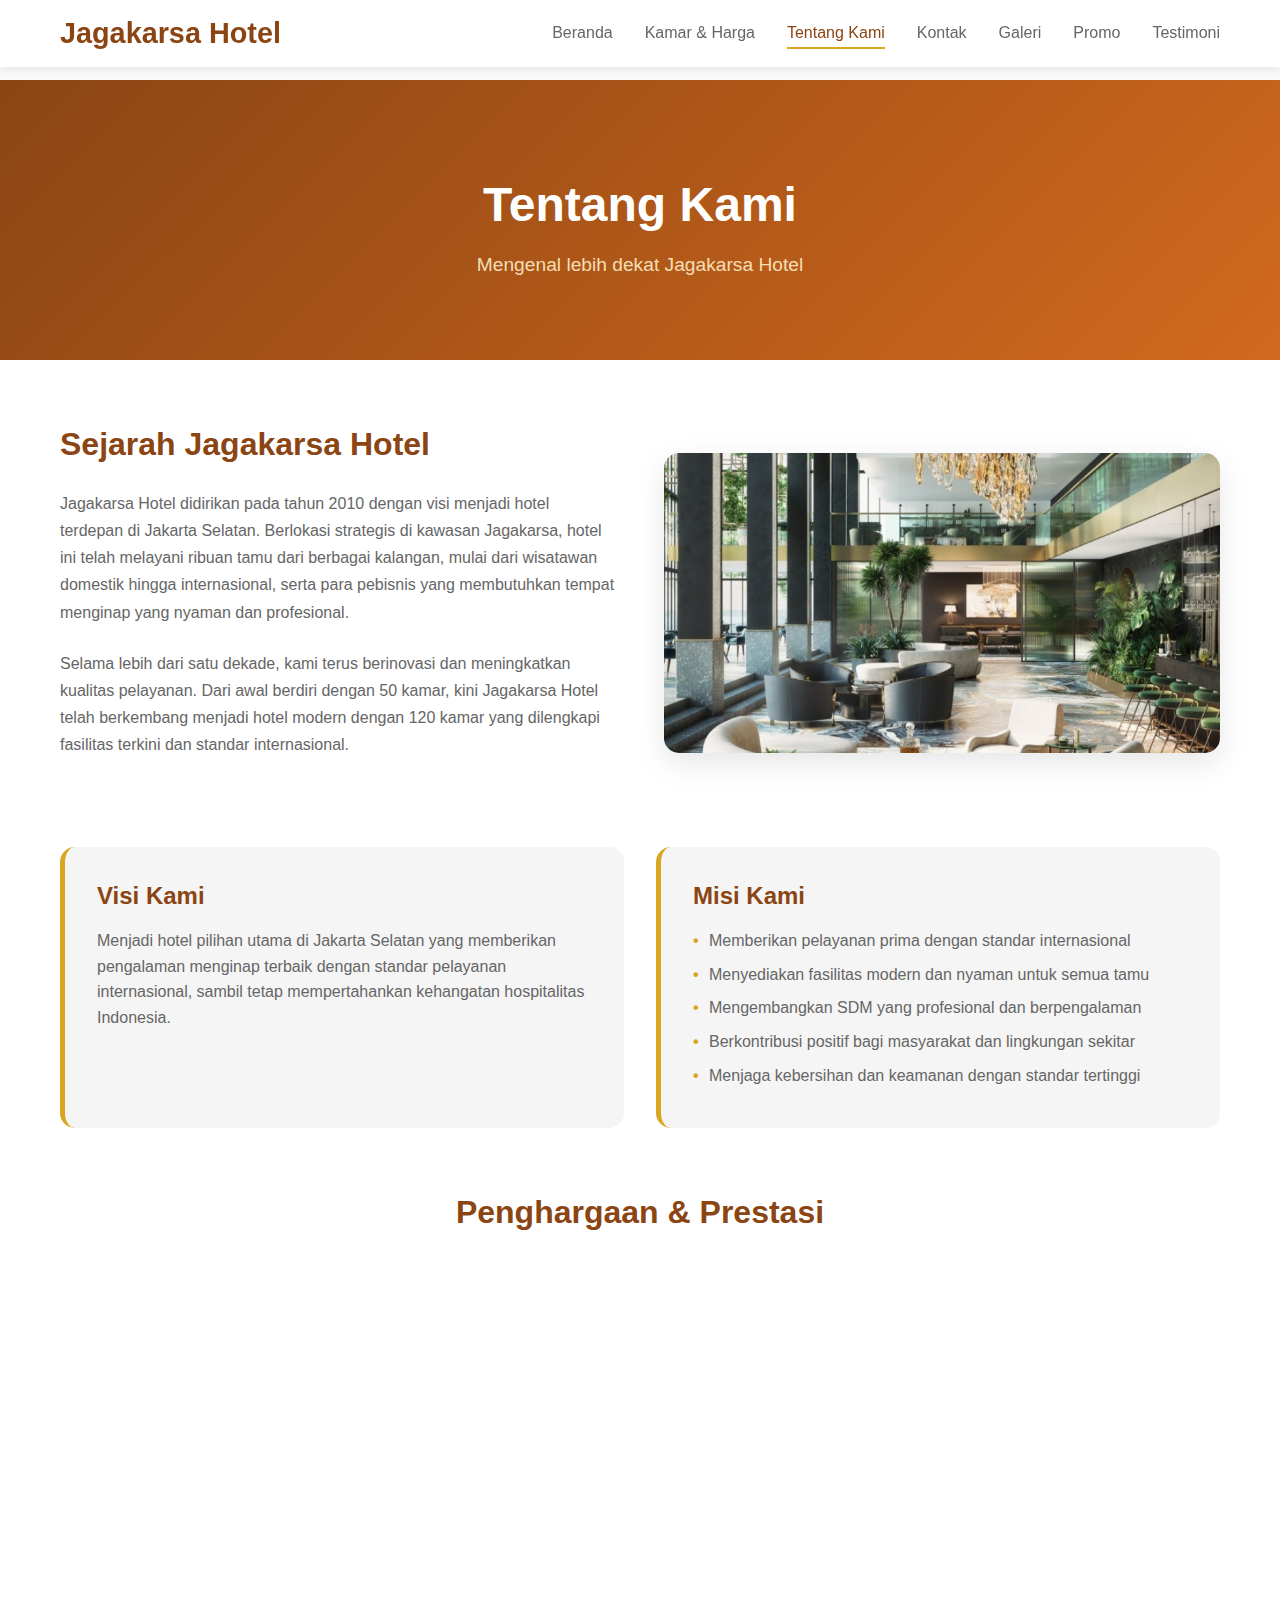
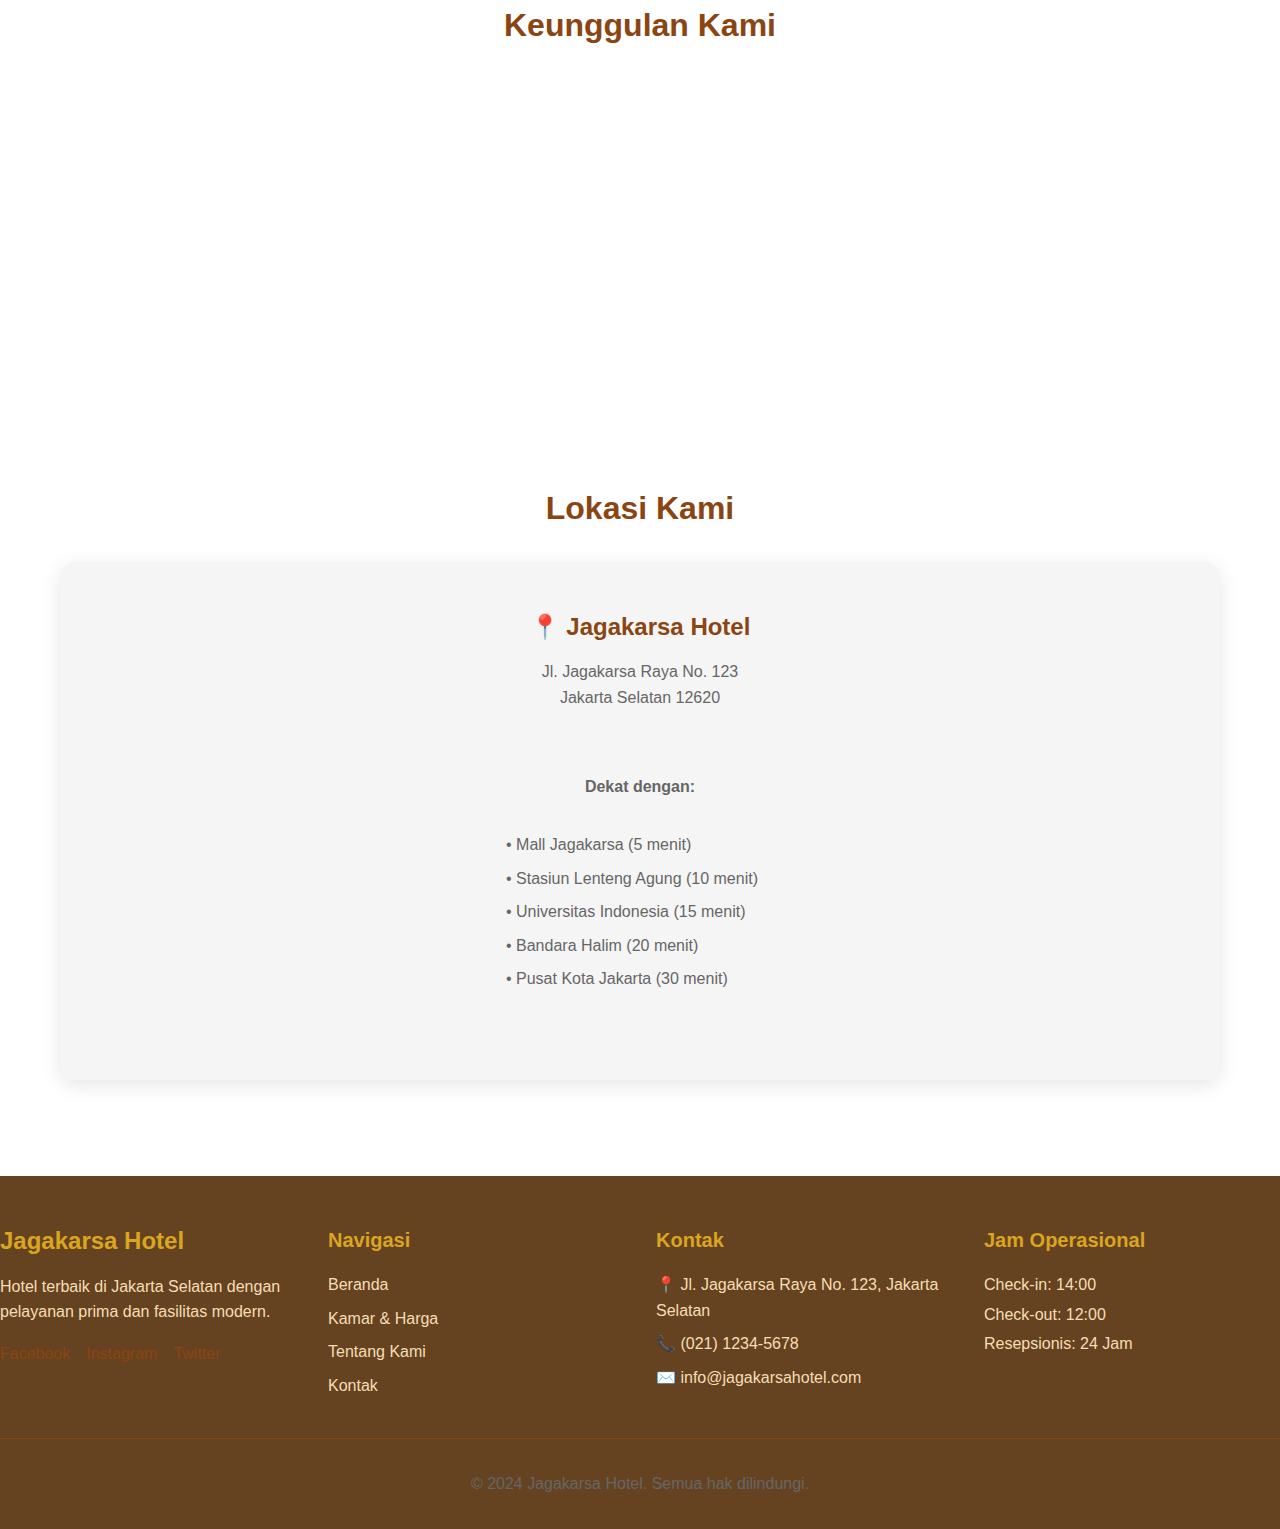
<file: jagakarsa-hotel-website/jagakarsa-hotel-website/pages/tentang-kami.html>
<!DOCTYPE html>
<html lang="id">
<head>
    <meta charset="UTF-8">
    <meta name="viewport" content="width=device-width, initial-scale=1.0">
    <title>Tentang Kami - Jagakarsa Hotel</title>
    <link rel="stylesheet" href="../assets/css/style.css">
</head>
<body>
    <!-- Header -->
    <header class="header">
        <nav class="navbar">
            <div class="nav-container">
                <div class="nav-logo">
                    <h1>Jagakarsa Hotel</h1>
                </div>
                <ul class="nav-menu">
                    <li class="nav-item">
                        <a href="../index.html" class="nav-link">Beranda</a>
                    </li>
                    <li class="nav-item">
                        <a href="kamar-harga.html" class="nav-link">Kamar & Harga</a>
                    </li>
                    <li class="nav-item">
                        <a href="tentang-kami.html" class="nav-link active">Tentang Kami</a>
                    </li>
                    <li class="nav-item">
                        <a href="kontak.html" class="nav-link">Kontak</a>
                    </li>
                    <li class="nav-item">
                        <a href="galeri.html" class="nav-link">Galeri</a>
                    </li>
                    <li class="nav-item">
                        <a href="promo.html" class="nav-link">Promo</a>
                    </li>
                    <li class="nav-item">
                        <a href="testimoni.html" class="nav-link">Testimoni</a>
                    </li>
                </ul>
                <div class="hamburger">
                    <span class="bar"></span>
                    <span class="bar"></span>
                    <span class="bar"></span>
                </div>
            </div>
        </nav>
    </header>

    <!-- Main Content -->
    <main>
        <!-- Page Header -->
        <section class="page-header">
            <div class="container">
                <h1>Tentang Kami</h1>
                <p>Mengenal lebih dekat Jagakarsa Hotel</p>
            </div>
        </section>

        <!-- About Section -->
        <section class="about">
            <div class="container">
                <!-- Hotel History -->
                <div class="about-section">
                    <div class="about-content">
                        <h2>Sejarah Jagakarsa Hotel</h2>
                        <p>
                            Jagakarsa Hotel didirikan pada tahun 2010 dengan visi menjadi hotel terdepan di Jakarta Selatan. 
                            Berlokasi strategis di kawasan Jagakarsa, hotel ini telah melayani ribuan tamu dari berbagai kalangan, 
                            mulai dari wisatawan domestik hingga internasional, serta para pebisnis yang membutuhkan tempat menginap 
                            yang nyaman dan profesional.
                        </p>
                        <p>
                            Selama lebih dari satu dekade, kami terus berinovasi dan meningkatkan kualitas pelayanan. 
                            Dari awal berdiri dengan 50 kamar, kini Jagakarsa Hotel telah berkembang menjadi hotel modern 
                            dengan 120 kamar yang dilengkapi fasilitas terkini dan standar internasional.
                        </p>
                    </div>
                    <div class="about-image">
                        <img src="../assets/images/t1MaXYDArjU8.jpg" alt="Jagakarsa Hotel Lobby">
                    </div>
                </div>

                <!-- Mission & Vision -->
                <div class="mission-vision">
                    <div class="mv-grid">
                        <div class="mv-card">
                            <h3>Visi Kami</h3>
                            <p>
                                Menjadi hotel pilihan utama di Jakarta Selatan yang memberikan pengalaman menginap 
                                terbaik dengan standar pelayanan internasional, sambil tetap mempertahankan 
                                kehangatan hospitalitas Indonesia.
                            </p>
                        </div>
                        <div class="mv-card">
                            <h3>Misi Kami</h3>
                            <ul>
                                <li>Memberikan pelayanan prima dengan standar internasional</li>
                                <li>Menyediakan fasilitas modern dan nyaman untuk semua tamu</li>
                                <li>Mengembangkan SDM yang profesional dan berpengalaman</li>
                                <li>Berkontribusi positif bagi masyarakat dan lingkungan sekitar</li>
                                <li>Menjaga kebersihan dan keamanan dengan standar tertinggi</li>
                            </ul>
                        </div>
                    </div>
                </div>

                <!-- Awards & Achievements -->
                <div class="awards">
                    <h2>Penghargaan & Prestasi</h2>
                    <div class="awards-grid">
                        <div class="award-card">
                            <div class="award-icon">🏆</div>
                            <h4>Best Hotel Service 2023</h4>
                            <p>Jakarta Tourism Board</p>
                        </div>
                        <div class="award-card">
                            <div class="award-icon">⭐</div>
                            <h4>4-Star Hotel Rating</h4>
                            <p>Kementerian Pariwisata RI</p>
                        </div>
                        <div class="award-card">
                            <div class="award-icon">🌿</div>
                            <h4>Green Hotel Certificate</h4>
                            <p>Indonesia Green Hotel Association</p>
                        </div>
                        <div class="award-card">
                            <div class="award-icon">👥</div>
                            <h4>Best Employer 2022</h4>
                            <p>Hospitality Industry Awards</p>
                        </div>
                    </div>
                </div>

                <!-- Advantages -->
                <div class="advantages">
                    <h2>Keunggulan Kami</h2>
                    <div class="advantages-grid">
                        <div class="advantage-item">
                            <h4>Lokasi Strategis</h4>
                            <p>Berada di jantung Jakarta Selatan dengan akses mudah ke pusat bisnis, mall, dan tempat wisata.</p>
                        </div>
                        <div class="advantage-item">
                            <h4>Fasilitas Lengkap</h4>
                            <p>Kolam renang, fitness center, spa, restoran, dan ruang meeting dengan teknologi modern.</p>
                        </div>
                        <div class="advantage-item">
                            <h4>Pelayanan 24 Jam</h4>
                            <p>Tim profesional siap melayani kebutuhan Anda kapan saja dengan ramah dan responsif.</p>
                        </div>
                        <div class="advantage-item">
                            <h4>Standar Kebersihan Tinggi</h4>
                            <p>Menerapkan protokol kebersihan ketat untuk menjamin kesehatan dan kenyamanan tamu.</p>
                        </div>
                        <div class="advantage-item">
                            <h4>Harga Kompetitif</h4>
                            <p>Menawarkan tarif terbaik dengan kualitas pelayanan premium yang tidak mengecewakan.</p>
                        </div>
                        <div class="advantage-item">
                            <h4>Teknologi Modern</h4>
                            <p>WiFi berkecepatan tinggi, smart TV, dan sistem keamanan canggih di seluruh area hotel.</p>
                        </div>
                    </div>
                </div>

                <!-- Location Map -->
                <div class="location-map">
                    <h2>Lokasi Kami</h2>
                    <div class="map-container">
                        <div class="static-map">
                            <div class="map-placeholder">
                                <h3>📍 Jagakarsa Hotel</h3>
                                <p>Jl. Jagakarsa Raya No. 123<br>Jakarta Selatan 12620</p>
                                <div class="map-info">
                                    <p><strong>Dekat dengan:</strong></p>
                                    <ul>
                                        <li>• Mall Jagakarsa (5 menit)</li>
                                        <li>• Stasiun Lenteng Agung (10 menit)</li>
                                        <li>• Universitas Indonesia (15 menit)</li>
                                        <li>• Bandara Halim (20 menit)</li>
                                        <li>• Pusat Kota Jakarta (30 menit)</li>
                                    </ul>
                                </div>
                            </div>
                        </div>
                    </div>
                </div>
            </div>
        </section>
    </main>

    <!-- Footer -->
    <footer class="footer">
        <div class="footer-container">
            <div class="footer-section">
                <h3>Jagakarsa Hotel</h3>
                <p>Hotel terbaik di Jakarta Selatan dengan pelayanan prima dan fasilitas modern.</p>
                <div class="social-links">
                    <a href="#" class="social-link">Facebook</a>
                    <a href="#" class="social-link">Instagram</a>
                    <a href="#" class="social-link">Twitter</a>
                </div>
            </div>
            <div class="footer-section">
                <h4>Navigasi</h4>
                <ul class="footer-links">
                    <li><a href="../index.html">Beranda</a></li>
                    <li><a href="kamar-harga.html">Kamar & Harga</a></li>
                    <li><a href="tentang-kami.html">Tentang Kami</a></li>
                    <li><a href="kontak.html">Kontak</a></li>
                </ul>
            </div>
            <div class="footer-section">
                <h4>Kontak</h4>
                <div class="contact-info">
                    <p>📍 Jl. Jagakarsa Raya No. 123, Jakarta Selatan</p>
                    <p>📞 (021) 1234-5678</p>
                    <p>✉️ info@jagakarsahotel.com</p>
                </div>
            </div>
            <div class="footer-section">
                <h4>Jam Operasional</h4>
                <div class="operating-hours">
                    <p>Check-in: 14:00</p>
                    <p>Check-out: 12:00</p>
                    <p>Resepsionis: 24 Jam</p>
                </div>
            </div>
        </div>
        <div class="footer-bottom">
            <p>&copy; 2024 Jagakarsa Hotel. Semua hak dilindungi.</p>
        </div>
    </footer>

    <script src="../assets/js/script.js"></script>
</body>
</html>
</file>
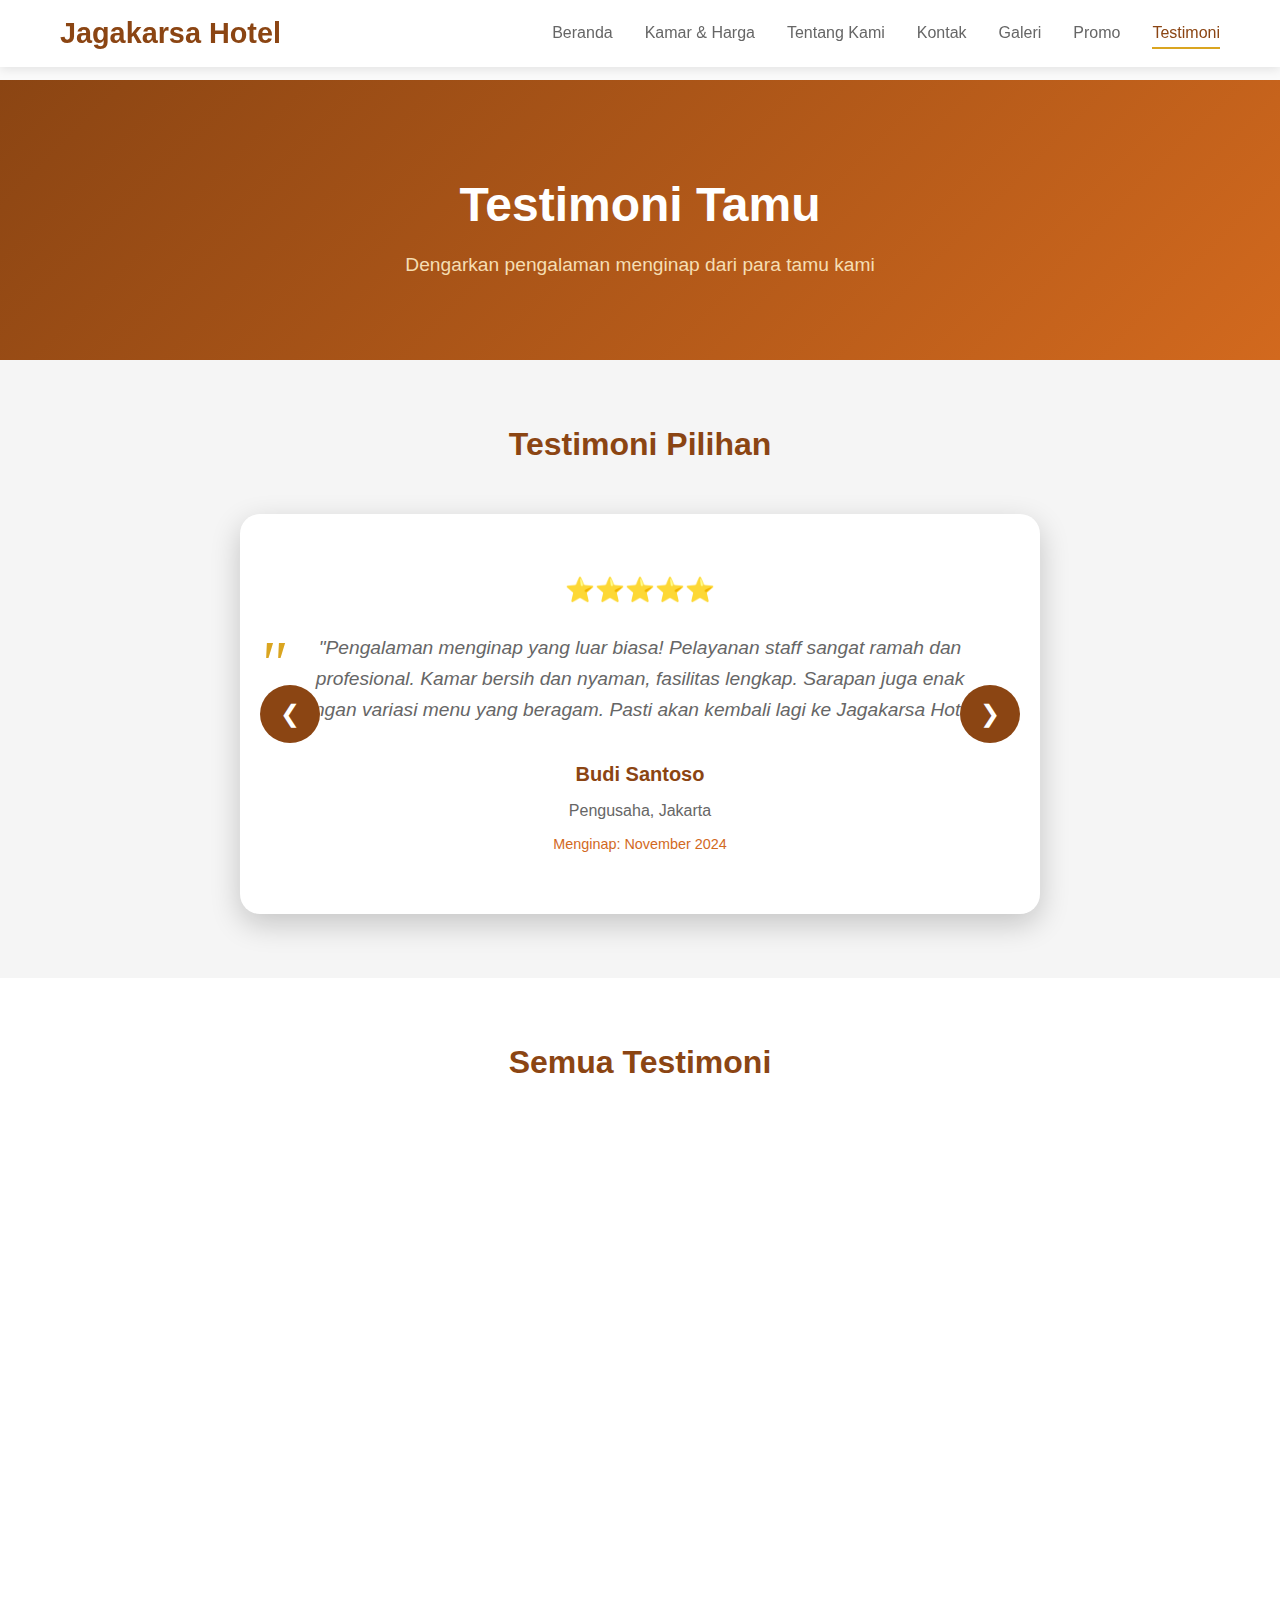
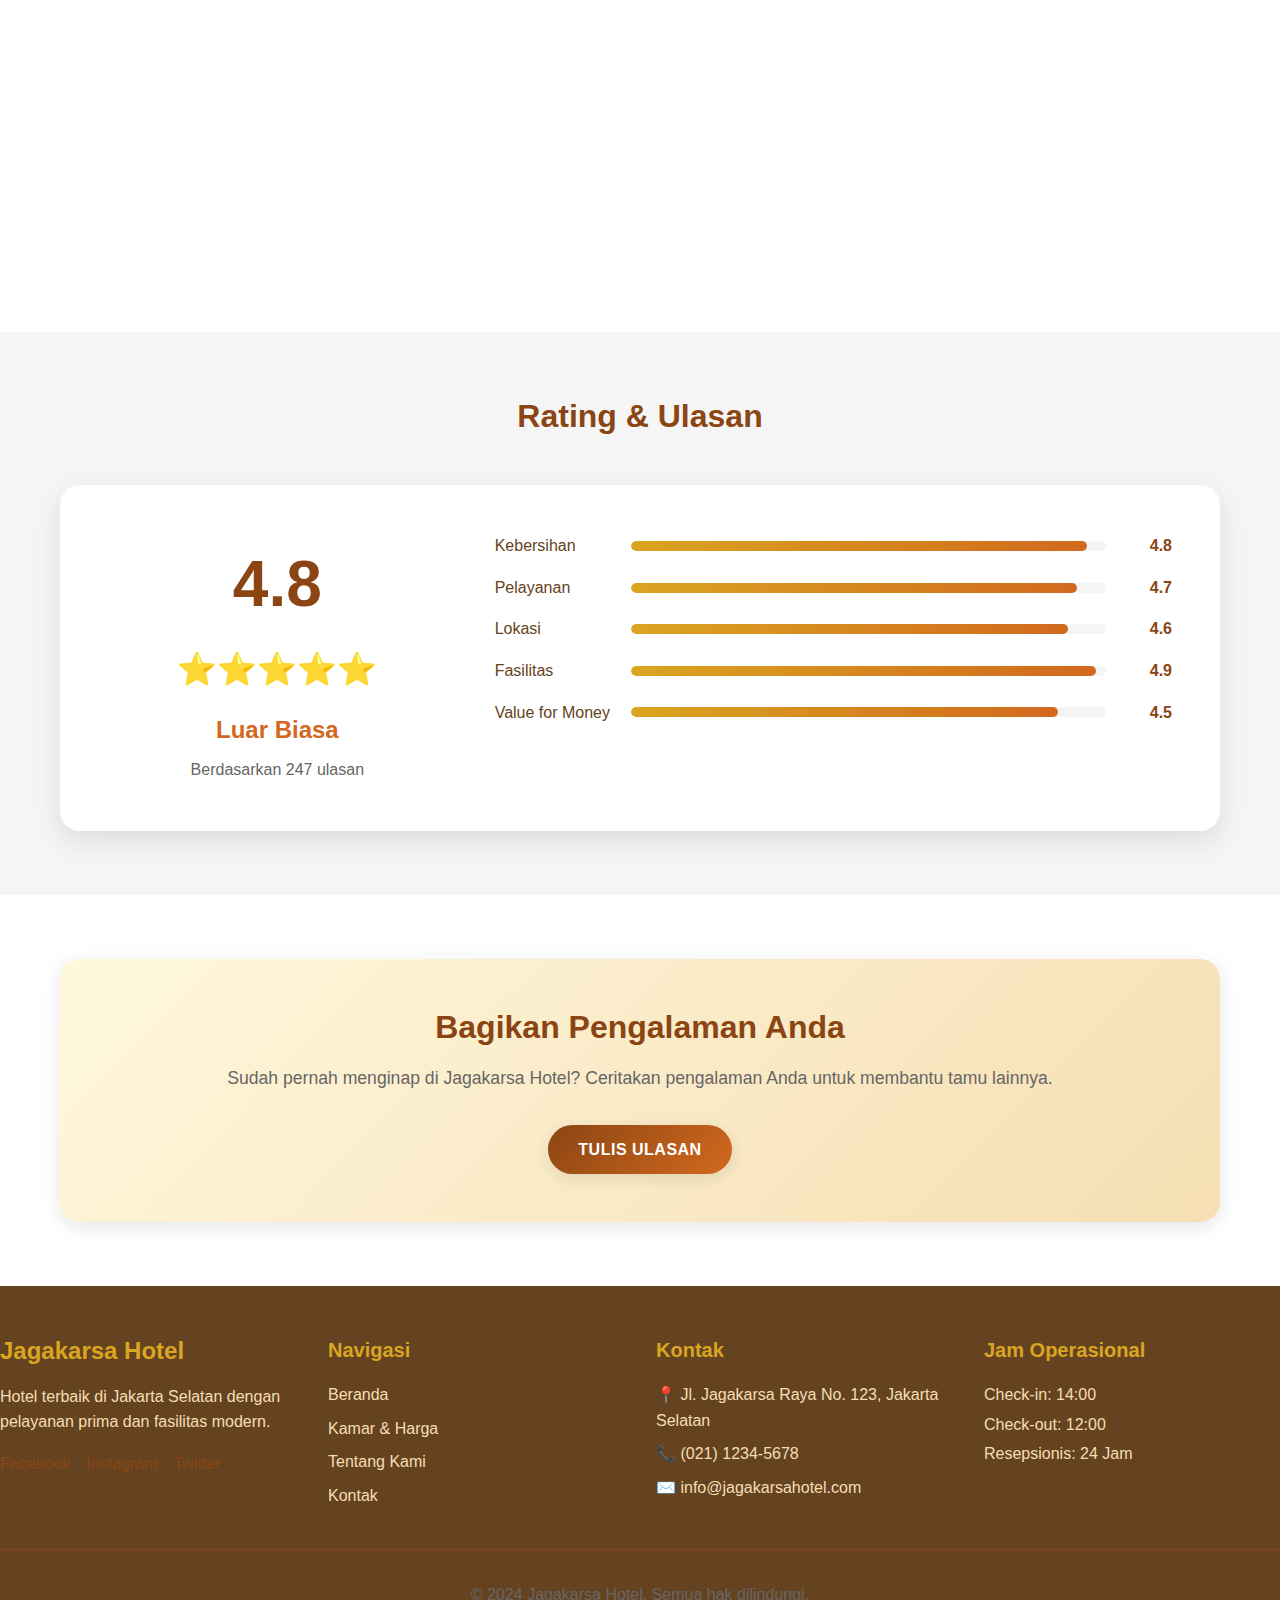
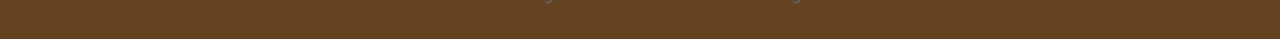
<file: jagakarsa-hotel-website/jagakarsa-hotel-website/pages/testimoni.html>
<!DOCTYPE html>
<html lang="id">
<head>
    <meta charset="UTF-8">
    <meta name="viewport" content="width=device-width, initial-scale=1.0">
    <title>Testimoni - Jagakarsa Hotel</title>
    <link rel="stylesheet" href="../assets/css/style.css">
</head>
<body>
    <!-- Header -->
    <header class="header">
        <nav class="navbar">
            <div class="nav-container">
                <div class="nav-logo">
                    <h1>Jagakarsa Hotel</h1>
                </div>
                <ul class="nav-menu">
                    <li class="nav-item">
                        <a href="../index.html" class="nav-link">Beranda</a>
                    </li>
                    <li class="nav-item">
                        <a href="kamar-harga.html" class="nav-link">Kamar & Harga</a>
                    </li>
                    <li class="nav-item">
                        <a href="tentang-kami.html" class="nav-link">Tentang Kami</a>
                    </li>
                    <li class="nav-item">
                        <a href="kontak.html" class="nav-link">Kontak</a>
                    </li>
                    <li class="nav-item">
                        <a href="galeri.html" class="nav-link">Galeri</a>
                    </li>
                    <li class="nav-item">
                        <a href="promo.html" class="nav-link">Promo</a>
                    </li>
                    <li class="nav-item">
                        <a href="testimoni.html" class="nav-link active">Testimoni</a>
                    </li>
                </ul>
                <div class="hamburger">
                    <span class="bar"></span>
                    <span class="bar"></span>
                    <span class="bar"></span>
                </div>
            </div>
        </nav>
    </header>

    <!-- Main Content -->
    <main>
        <!-- Page Header -->
        <section class="page-header">
            <div class="container">
                <h1>Testimoni Tamu</h1>
                <p>Dengarkan pengalaman menginap dari para tamu kami</p>
            </div>
        </section>

        <!-- Featured Testimonials Slider -->
        <section class="testimonials-slider">
            <div class="container">
                <h2>Testimoni Pilihan</h2>
                <div class="testimonial-slider-container">
                    <div class="testimonial-slider" id="testimonialSlider">
                        <!-- Testimonial 1 -->
                        <div class="testimonial-slide active">
                            <div class="testimonial-content">
                                <div class="stars">⭐⭐⭐⭐⭐</div>
                                <blockquote>
                                    "Pengalaman menginap yang luar biasa! Pelayanan staff sangat ramah dan profesional. 
                                    Kamar bersih dan nyaman, fasilitas lengkap. Sarapan juga enak dengan variasi menu yang beragam. 
                                    Pasti akan kembali lagi ke Jagakarsa Hotel!"
                                </blockquote>
                                <div class="testimonial-author">
                                    <div class="author-info">
                                        <h4>Budi Santoso</h4>
                                        <p>Pengusaha, Jakarta</p>
                                        <span class="stay-date">Menginap: November 2024</span>
                                    </div>
                                </div>
                            </div>
                        </div>

                        <!-- Testimonial 2 -->
                        <div class="testimonial-slide">
                            <div class="testimonial-content">
                                <div class="stars">⭐⭐⭐⭐⭐</div>
                                <blockquote>
                                    "Hotel yang sangat recommended untuk keluarga! Anak-anak senang sekali dengan kolam renangnya. 
                                    Lokasi strategis, dekat dengan mall dan tempat makan. Staff hotel sangat membantu dan ramah. 
                                    Kamar luas dan bersih. Worth it banget!"
                                </blockquote>
                                <div class="testimonial-author">
                                    <div class="author-info">
                                        <h4>Sari Dewi</h4>
                                        <p>Ibu Rumah Tangga, Bandung</p>
                                        <span class="stay-date">Menginap: Oktober 2024</span>
                                    </div>
                                </div>
                            </div>
                        </div>

                        <!-- Testimonial 3 -->
                        <div class="testimonial-slide">
                            <div class="testimonial-content">
                                <div class="stars">⭐⭐⭐⭐⭐</div>
                                <blockquote>
                                    "Perfect untuk business trip! WiFi kencang, business center lengkap, dan breakfast meeting room tersedia. 
                                    Check-in dan check-out cepat. Lokasi mudah dijangkau dari bandara. 
                                    Definitely my go-to hotel untuk perjalanan bisnis ke Jakarta Selatan."
                                </blockquote>
                                <div class="testimonial-author">
                                    <div class="author-info">
                                        <h4>Ahmad Rahman</h4>
                                        <p>Marketing Manager, Surabaya</p>
                                        <span class="stay-date">Menginap: Desember 2024</span>
                                    </div>
                                </div>
                            </div>
                        </div>

                        <!-- Testimonial 4 -->
                        <div class="testimonial-slide">
                            <div class="testimonial-content">
                                <div class="stars">⭐⭐⭐⭐⭐</div>
                                <blockquote>
                                    "Honeymoon package-nya amazing! Kamar suite sangat romantis dengan dekorasi yang indah. 
                                    Dinner romantis di restoran hotel juga memorable banget. Spa couple treatment-nya relaxing. 
                                    Thank you Jagakarsa Hotel untuk membuat honeymoon kami jadi special!"
                                </blockquote>
                                <div class="testimonial-author">
                                    <div class="author-info">
                                        <h4>Rina & Doni</h4>
                                        <p>Pasangan Baru Menikah, Yogyakarta</p>
                                        <span class="stay-date">Menginap: September 2024</span>
                                    </div>
                                </div>
                            </div>
                        </div>
                    </div>
                    <button class="testimonial-btn prev" id="testimonialPrevBtn">❮</button>
                    <button class="testimonial-btn next" id="testimonialNextBtn">❯</button>
                    <div class="testimonial-dots" id="testimonialDots"></div>
                </div>
            </div>
        </section>

        <!-- All Testimonials Grid -->
        <section class="all-testimonials">
            <div class="container">
                <h2>Semua Testimoni</h2>
                <div class="testimonials-grid">
                    <!-- Testimonial Card 1 -->
                    <div class="testimonial-card">
                        <div class="card-header">
                            <div class="stars">⭐⭐⭐⭐⭐</div>
                            <span class="rating-text">Excellent</span>
                        </div>
                        <div class="card-content">
                            <p>"Kamar deluxe sangat nyaman dan bersih. View dari balkon bagus sekali. 
                            Pelayanan room service cepat dan makanannya enak. Kolam renang bersih dan terawat. 
                            Highly recommended!"</p>
                        </div>
                        <div class="card-footer">
                            <div class="author">
                                <h5>Lisa Permata</h5>
                                <span>Dokter, Jakarta</span>
                            </div>
                            <span class="date">Nov 2024</span>
                        </div>
                    </div>

                    <!-- Testimonial Card 2 -->
                    <div class="testimonial-card">
                        <div class="card-header">
                            <div class="stars">⭐⭐⭐⭐⭐</div>
                            <span class="rating-text">Outstanding</span>
                        </div>
                        <div class="card-content">
                            <p>"Staff front office sangat helpful dan ramah. Proses check-in smooth. 
                            Breakfast buffet variatif dan fresh. Lokasi strategis dekat kemana-mana. 
                            Pasti balik lagi!"</p>
                        </div>
                        <div class="card-footer">
                            <div class="author">
                                <h5>Rudi Hartono</h5>
                                <span>Konsultan IT, Bekasi</span>
                            </div>
                            <span class="date">Okt 2024</span>
                        </div>
                    </div>

                    <!-- Testimonial Card 3 -->
                    <div class="testimonial-card">
                        <div class="card-header">
                            <div class="stars">⭐⭐⭐⭐⭐</div>
                            <span class="rating-text">Perfect</span>
                        </div>
                        <div class="card-content">
                            <p>"Weekend getaway yang sempurna! Spa treatment-nya relaxing banget. 
                            Dinner di restoran hotel romantic dan makanannya delicious. 
                            Suasana hotel tenang dan nyaman untuk refreshing."</p>
                        </div>
                        <div class="card-footer">
                            <div class="author">
                                <h5>Maya Sari</h5>
                                <span>Guru, Depok</span>
                            </div>
                            <span class="date">Des 2024</span>
                        </div>
                    </div>

                    <!-- Testimonial Card 4 -->
                    <div class="testimonial-card">
                        <div class="card-header">
                            <div class="stars">⭐⭐⭐⭐⭐</div>
                            <span class="rating-text">Excellent</span>
                        </div>
                        <div class="card-content">
                            <p>"Business meeting di hotel ini sangat memuaskan. Meeting room equipped dengan teknologi modern. 
                            Catering service bagus. Parking luas. Definitely akan recommend ke kolega."</p>
                        </div>
                        <div class="card-footer">
                            <div class="author">
                                <h5>Indra Wijaya</h5>
                                <span>CEO, Tangerang</span>
                            </div>
                            <span class="date">Nov 2024</span>
                        </div>
                    </div>

                    <!-- Testimonial Card 5 -->
                    <div class="testimonial-card">
                        <div class="card-header">
                            <div class="stars">⭐⭐⭐⭐⭐</div>
                            <span class="rating-text">Amazing</span>
                        </div>
                        <div class="card-content">
                            <p>"Family vacation yang memorable! Kids club seru untuk anak-anak. 
                            Pool area aman dan bersih. Family room spacious dan comfortable. 
                            Staff sangat patient dengan anak-anak."</p>
                        </div>
                        <div class="card-footer">
                            <div class="author">
                                <h5>Keluarga Wijaya</h5>
                                <span>Keluarga, Bogor</span>
                            </div>
                            <span class="date">Sep 2024</span>
                        </div>
                    </div>

                    <!-- Testimonial Card 6 -->
                    <div class="testimonial-card">
                        <div class="card-header">
                            <div class="stars">⭐⭐⭐⭐⭐</div>
                            <span class="rating-text">Superb</span>
                        </div>
                        <div class="card-content">
                            <p>"Solo traveler friendly! Security bagus, staff helpful untuk info wisata sekitar. 
                            Kamar standard sudah sangat comfortable. WiFi kencang untuk work from hotel. 
                            Value for money!"</p>
                        </div>
                        <div class="card-footer">
                            <div class="author">
                                <h5>Dian Pratiwi</h5>
                                <span>Content Creator, Solo</span>
                            </div>
                            <span class="date">Okt 2024</span>
                        </div>
                    </div>
                </div>
            </div>
        </section>

        <!-- Rating Summary -->
        <section class="rating-summary">
            <div class="container">
                <h2>Rating & Ulasan</h2>
                <div class="rating-overview">
                    <div class="overall-rating">
                        <div class="rating-score">4.8</div>
                        <div class="rating-stars">⭐⭐⭐⭐⭐</div>
                        <div class="rating-text">Luar Biasa</div>
                        <div class="total-reviews">Berdasarkan 247 ulasan</div>
                    </div>
                    <div class="rating-breakdown">
                        <div class="rating-item">
                            <span class="category">Kebersihan</span>
                            <div class="rating-bar">
                                <div class="rating-fill" style="width: 96%"></div>
                            </div>
                            <span class="score">4.8</span>
                        </div>
                        <div class="rating-item">
                            <span class="category">Pelayanan</span>
                            <div class="rating-bar">
                                <div class="rating-fill" style="width: 94%"></div>
                            </div>
                            <span class="score">4.7</span>
                        </div>
                        <div class="rating-item">
                            <span class="category">Lokasi</span>
                            <div class="rating-bar">
                                <div class="rating-fill" style="width: 92%"></div>
                            </div>
                            <span class="score">4.6</span>
                        </div>
                        <div class="rating-item">
                            <span class="category">Fasilitas</span>
                            <div class="rating-bar">
                                <div class="rating-fill" style="width: 98%"></div>
                            </div>
                            <span class="score">4.9</span>
                        </div>
                        <div class="rating-item">
                            <span class="category">Value for Money</span>
                            <div class="rating-bar">
                                <div class="rating-fill" style="width: 90%"></div>
                            </div>
                            <span class="score">4.5</span>
                        </div>
                    </div>
                </div>
            </div>
        </section>

        <!-- Write Review CTA -->
        <section class="write-review">
            <div class="container">
                <div class="review-cta">
                    <h2>Bagikan Pengalaman Anda</h2>
                    <p>Sudah pernah menginap di Jagakarsa Hotel? Ceritakan pengalaman Anda untuk membantu tamu lainnya.</p>
                    <a href="kontak.html" class="btn-primary">Tulis Ulasan</a>
                </div>
            </div>
        </section>
    </main>

    <!-- Footer -->
    <footer class="footer">
        <div class="footer-container">
            <div class="footer-section">
                <h3>Jagakarsa Hotel</h3>
                <p>Hotel terbaik di Jakarta Selatan dengan pelayanan prima dan fasilitas modern.</p>
                <div class="social-links">
                    <a href="#" class="social-link">Facebook</a>
                    <a href="#" class="social-link">Instagram</a>
                    <a href="#" class="social-link">Twitter</a>
                </div>
            </div>
            <div class="footer-section">
                <h4>Navigasi</h4>
                <ul class="footer-links">
                    <li><a href="../index.html">Beranda</a></li>
                    <li><a href="kamar-harga.html">Kamar & Harga</a></li>
                    <li><a href="tentang-kami.html">Tentang Kami</a></li>
                    <li><a href="kontak.html">Kontak</a></li>
                </ul>
            </div>
            <div class="footer-section">
                <h4>Kontak</h4>
                <div class="contact-info">
                    <p>📍 Jl. Jagakarsa Raya No. 123, Jakarta Selatan</p>
                    <p>📞 (021) 1234-5678</p>
                    <p>✉️ info@jagakarsahotel.com</p>
                </div>
            </div>
            <div class="footer-section">
                <h4>Jam Operasional</h4>
                <div class="operating-hours">
                    <p>Check-in: 14:00</p>
                    <p>Check-out: 12:00</p>
                    <p>Resepsionis: 24 Jam</p>
                </div>
            </div>
        </div>
        <div class="footer-bottom">
            <p>&copy; 2024 Jagakarsa Hotel. Semua hak dilindungi.</p>
        </div>
    </footer>

    <script src="../assets/js/script.js"></script>
</body>
</html>
</file>
<file: jagakarsa-hotel-website/jagakarsa-hotel-website/assets/css/style.css>
/* ===== RESET & BASE STYLES ===== */
* {
    margin: 0;
    padding: 0;
    box-sizing: border-box;
}

html {
    scroll-behavior: smooth;
}

body {
    font-family: 'Segoe UI', Tahoma, Geneva, Verdana, sans-serif;
    line-height: 1.6;
    color: #333;
    background-color: #fafafa;
}

img {
    max-width: 100%;
    height: auto;
    display: block;
}

a {
    text-decoration: none;
    color: inherit;
}

ul {
    list-style: none;
}

/* ===== COLOR VARIABLES ===== */
:root {
    --primary-color: #8B4513;      /* Saddle Brown */
    --secondary-color: #D2691E;    /* Chocolate */
    --accent-color: #DAA520;       /* Goldenrod */
    --dark-brown: #654321;         /* Dark Brown */
    --light-brown: #F5DEB3;        /* Wheat */
    --cream: #FFF8DC;              /* Cornsilk */
    --white: #FFFFFF;
    --black: #000000;
    --gray-light: #F5F5F5;
    --gray-medium: #CCCCCC;
    --gray-dark: #666666;
    --success: #28a745;
    --warning: #ffc107;
    --danger: #dc3545;
    --shadow: rgba(0, 0, 0, 0.1);
    --shadow-dark: rgba(0, 0, 0, 0.2);
}

/* ===== TYPOGRAPHY ===== */
h1, h2, h3, h4, h5, h6 {
    font-weight: 600;
    margin-bottom: 1rem;
    color: var(--dark-brown);
}

h1 {
    font-size: 2.5rem;
    line-height: 1.2;
}

h2 {
    font-size: 2rem;
    line-height: 1.3;
}

h3 {
    font-size: 1.5rem;
    line-height: 1.4;
}

h4 {
    font-size: 1.25rem;
}

h5 {
    font-size: 1.1rem;
}

h6 {
    font-size: 1rem;
}

p {
    margin-bottom: 1rem;
    color: var(--gray-dark);
}

/* ===== UTILITY CLASSES ===== */
.container {
    max-width: 1200px;
    margin: 0 auto;
    padding: 0 20px;
}

.btn-primary {
    display: inline-block;
    background: linear-gradient(135deg, var(--primary-color), var(--secondary-color));
    color: var(--white);
    padding: 12px 30px;
    border-radius: 25px;
    font-weight: 600;
    text-transform: uppercase;
    letter-spacing: 0.5px;
    transition: all 0.3s ease;
    border: none;
    cursor: pointer;
    box-shadow: 0 4px 15px var(--shadow);
}

.btn-primary:hover {
    transform: translateY(-2px);
    box-shadow: 0 6px 20px var(--shadow-dark);
    background: linear-gradient(135deg, var(--secondary-color), var(--primary-color));
}

.btn-secondary {
    display: inline-block;
    background: transparent;
    color: var(--primary-color);
    padding: 12px 30px;
    border: 2px solid var(--primary-color);
    border-radius: 25px;
    font-weight: 600;
    text-transform: uppercase;
    letter-spacing: 0.5px;
    transition: all 0.3s ease;
    cursor: pointer;
}

.btn-secondary:hover {
    background: var(--primary-color);
    color: var(--white);
    transform: translateY(-2px);
    box-shadow: 0 4px 15px var(--shadow);
}

/* ===== HEADER & NAVIGATION ===== */
.header {
    background: var(--white);
    box-shadow: 0 2px 10px var(--shadow);
    position: fixed;
    top: 0;
    left: 0;
    right: 0;
    z-index: 1000;
}

.navbar {
    padding: 1rem 0;
}

.nav-container {
    display: flex;
    justify-content: space-between;
    align-items: center;
    max-width: 1200px;
    margin: 0 auto;
    padding: 0 20px;
}

.nav-logo h1 {
    color: var(--primary-color);
    font-size: 1.8rem;
    margin: 0;
    font-weight: 700;
}

.nav-menu {
    display: flex;
    gap: 2rem;
}

.nav-link {
    color: var(--gray-dark);
    font-weight: 500;
    transition: all 0.3s ease;
    position: relative;
    padding: 0.5rem 0;
}

.nav-link:hover,
.nav-link.active {
    color: var(--primary-color);
}

.nav-link::after {
    content: '';
    position: absolute;
    bottom: 0;
    left: 0;
    width: 0;
    height: 2px;
    background: var(--accent-color);
    transition: width 0.3s ease;
}

.nav-link:hover::after,
.nav-link.active::after {
    width: 100%;
}

.hamburger {
    display: none;
    flex-direction: column;
    cursor: pointer;
}

.bar {
    width: 25px;
    height: 3px;
    background: var(--primary-color);
    margin: 3px 0;
    transition: 0.3s;
}

/* ===== NOTIFICATION BANNER ===== */
.notification-banner {
    background: linear-gradient(135deg, var(--accent-color), var(--secondary-color));
    color: var(--white);
    padding: 12px 0;
    margin-top: 80px;
    position: relative;
    overflow: hidden;
}

.notification-banner::before {
    content: '';
    position: absolute;
    top: 0;
    left: -100%;
    width: 100%;
    height: 100%;
    background: linear-gradient(90deg, transparent, rgba(255,255,255,0.2), transparent);
    animation: shine 3s infinite;
}

@keyframes shine {
    0% { left: -100%; }
    100% { left: 100%; }
}

.notification-content {
    display: flex;
    justify-content: center;
    align-items: center;
    max-width: 1200px;
    margin: 0 auto;
    padding: 0 20px;
    position: relative;
}

.notification-text {
    font-weight: 600;
    text-align: center;
    flex: 1;
}

.notification-close {
    background: none;
    border: none;
    color: var(--white);
    font-size: 1.5rem;
    cursor: pointer;
    padding: 0 10px;
    transition: opacity 0.3s ease;
}

.notification-close:hover {
    opacity: 0.7;
}

/* ===== HERO SECTION ===== */
.hero {
    display: grid;
    grid-template-columns: 1fr 1fr;
    gap: 3rem;
    align-items: center;
    padding: 4rem 0;
    background: linear-gradient(135deg, var(--cream), var(--light-brown));
}

.hero-content {
    padding: 0 20px;
}

.hero-title {
    font-size: 3rem;
    color: var(--dark-brown);
    margin-bottom: 1rem;
    line-height: 1.2;
}

.hero-tagline {
    font-size: 1.5rem;
    color: var(--primary-color);
    margin-bottom: 1.5rem;
    font-weight: 500;
}

.hero-description {
    font-size: 1.1rem;
    color: var(--gray-dark);
    margin-bottom: 2rem;
    line-height: 1.6;
}

.hero-image {
    position: relative;
    overflow: hidden;
    border-radius: 15px;
    box-shadow: 0 10px 30px var(--shadow-dark);
}

.hero-image img {
    width: 100%;
    height: 400px;
    object-fit: cover;
    transition: transform 0.3s ease;
}

.hero-image:hover img {
    transform: scale(1.05);
}

/* ===== PAGE HEADER ===== */
.page-header {
    background: linear-gradient(135deg, var(--primary-color), var(--secondary-color));
    color: var(--white);
    padding: 6rem 0 4rem;
    margin-top: 80px;
    text-align: center;
}

.page-header h1 {
    color: var(--white);
    font-size: 3rem;
    margin-bottom: 1rem;
}

.page-header p {
    color: var(--light-brown);
    font-size: 1.2rem;
}

/* ===== FEATURES SECTION ===== */
.features {
    padding: 4rem 0;
    background: var(--white);
}

.features h2 {
    text-align: center;
    margin-bottom: 3rem;
    font-size: 2.5rem;
    color: var(--dark-brown);
}

.features-grid {
    display: grid;
    grid-template-columns: repeat(auto-fit, minmax(250px, 1fr));
    gap: 2rem;
}

.feature-card {
    background: var(--white);
    padding: 2rem;
    border-radius: 15px;
    text-align: center;
    box-shadow: 0 5px 20px var(--shadow);
    transition: all 0.3s ease;
    border: 1px solid var(--gray-light);
}

.feature-card:hover {
    transform: translateY(-5px);
    box-shadow: 0 10px 30px var(--shadow-dark);
}

.feature-icon {
    font-size: 3rem;
    margin-bottom: 1rem;
}

.feature-card h3 {
    color: var(--primary-color);
    margin-bottom: 1rem;
}

.feature-card p {
    color: var(--gray-dark);
}

/* ===== ROOMS SECTION ===== */
.rooms {
    padding: 4rem 0;
    background: var(--gray-light);
}

.rooms-grid {
    display: grid;
    grid-template-columns: repeat(auto-fit, minmax(350px, 1fr));
    gap: 2rem;
    margin-bottom: 3rem;
}

.room-card {
    background: var(--white);
    border-radius: 15px;
    overflow: hidden;
    box-shadow: 0 5px 20px var(--shadow);
    transition: all 0.3s ease;
}

.room-card:hover {
    transform: translateY(-5px);
    box-shadow: 0 10px 30px var(--shadow-dark);
}

.room-card.featured {
    border: 3px solid var(--accent-color);
    position: relative;
}

.room-card.featured::before {
    content: 'POPULER';
    position: absolute;
    top: 20px;
    right: 20px;
    background: var(--accent-color);
    color: var(--white);
    padding: 5px 15px;
    border-radius: 20px;
    font-size: 0.8rem;
    font-weight: 600;
    z-index: 2;
}

.room-image {
    position: relative;
    overflow: hidden;
    height: 250px;
}

.room-image img {
    width: 100%;
    height: 100%;
    object-fit: cover;
    transition: transform 0.3s ease;
}

.room-card:hover .room-image img {
    transform: scale(1.05);
}

.room-content {
    padding: 2rem;
}

.room-content h3 {
    color: var(--primary-color);
    margin-bottom: 1rem;
    font-size: 1.5rem;
}

.room-description {
    color: var(--gray-dark);
    margin-bottom: 1.5rem;
}

.room-facilities h4 {
    color: var(--dark-brown);
    margin-bottom: 0.5rem;
    font-size: 1.1rem;
}

.room-facilities ul {
    display: grid;
    grid-template-columns: repeat(2, 1fr);
    gap: 0.5rem;
    margin-bottom: 1.5rem;
}

.room-facilities li {
    color: var(--gray-dark);
    font-size: 0.9rem;
}

.room-price {
    display: flex;
    align-items: baseline;
    gap: 0.5rem;
    margin-bottom: 1.5rem;
}

.price {
    font-size: 2rem;
    font-weight: 700;
    color: var(--primary-color);
}

.price-unit {
    color: var(--gray-dark);
    font-size: 1rem;
}

/* ===== BOOKING INFO ===== */
.booking-info {
    background: var(--white);
    padding: 2rem;
    border-radius: 15px;
    box-shadow: 0 5px 20px var(--shadow);
    margin-top: 2rem;
}

.booking-info h3 {
    text-align: center;
    margin-bottom: 2rem;
    color: var(--primary-color);
}

.info-grid {
    display: grid;
    grid-template-columns: repeat(auto-fit, minmax(200px, 1fr));
    gap: 1.5rem;
}

.info-item {
    text-align: center;
    padding: 1rem;
    background: var(--gray-light);
    border-radius: 10px;
}

.info-item h4 {
    color: var(--dark-brown);
    margin-bottom: 0.5rem;
}

.info-item p {
    color: var(--gray-dark);
    margin: 0;
}

/* ===== ABOUT SECTION ===== */
.about {
    padding: 4rem 0;
    background: var(--white);
}

.about-section {
    display: grid;
    grid-template-columns: 1fr 1fr;
    gap: 3rem;
    align-items: center;
    margin-bottom: 4rem;
}

.about-content h2 {
    color: var(--primary-color);
    margin-bottom: 1.5rem;
}

.about-content p {
    margin-bottom: 1.5rem;
    line-height: 1.7;
}

.about-image {
    border-radius: 15px;
    overflow: hidden;
    box-shadow: 0 10px 30px var(--shadow);
}

.about-image img {
    width: 100%;
    height: 300px;
    object-fit: cover;
}

/* ===== MISSION & VISION ===== */
.mission-vision {
    margin-bottom: 4rem;
}

.mv-grid {
    display: grid;
    grid-template-columns: 1fr 1fr;
    gap: 2rem;
}

.mv-card {
    background: var(--gray-light);
    padding: 2rem;
    border-radius: 15px;
    border-left: 5px solid var(--accent-color);
}

.mv-card h3 {
    color: var(--primary-color);
    margin-bottom: 1rem;
}

.mv-card ul {
    padding-left: 1rem;
}

.mv-card li {
    color: var(--gray-dark);
    margin-bottom: 0.5rem;
    position: relative;
}

.mv-card li::before {
    content: '•';
    color: var(--accent-color);
    font-weight: bold;
    position: absolute;
    left: -1rem;
}

/* ===== AWARDS ===== */
.awards {
    margin-bottom: 4rem;
}

.awards h2 {
    text-align: center;
    margin-bottom: 2rem;
    color: var(--primary-color);
}

.awards-grid {
    display: grid;
    grid-template-columns: repeat(auto-fit, minmax(250px, 1fr));
    gap: 1.5rem;
}

.award-card {
    background: var(--white);
    padding: 2rem;
    border-radius: 15px;
    text-align: center;
    box-shadow: 0 5px 20px var(--shadow);
    transition: transform 0.3s ease;
}

.award-card:hover {
    transform: translateY(-5px);
}

.award-icon {
    font-size: 3rem;
    margin-bottom: 1rem;
}

.award-card h4 {
    color: var(--primary-color);
    margin-bottom: 0.5rem;
}

.award-card p {
    color: var(--gray-dark);
    font-size: 0.9rem;
    margin: 0;
}

/* ===== ADVANTAGES ===== */
.advantages h2 {
    text-align: center;
    margin-bottom: 2rem;
    color: var(--primary-color);
}

.advantages-grid {
    display: grid;
    grid-template-columns: repeat(auto-fit, minmax(300px, 1fr));
    gap: 1.5rem;
}

.advantage-item {
    background: var(--cream);
    padding: 1.5rem;
    border-radius: 10px;
    border-left: 4px solid var(--accent-color);
}

.advantage-item h4 {
    color: var(--dark-brown);
    margin-bottom: 0.5rem;
}

.advantage-item p {
    color: var(--gray-dark);
    margin: 0;
    font-size: 0.95rem;
}

/* ===== LOCATION MAP ===== */
.location-map {
    margin-top: 4rem;
}

.location-map h2 {
    text-align: center;
    margin-bottom: 2rem;
    color: var(--primary-color);
}

.map-container {
    border-radius: 15px;
    overflow: hidden;
    box-shadow: 0 5px 20px var(--shadow);
    margin-bottom: 2rem;
}

.static-map {
    background: var(--gray-light);
    padding: 3rem;
    text-align: center;
}

.map-placeholder h3 {
    color: var(--primary-color);
    margin-bottom: 1rem;
}

.map-placeholder p {
    color: var(--gray-dark);
    margin-bottom: 2rem;
}

.map-info ul {
    text-align: left;
    max-width: 300px;
    margin: 0 auto;
}

.map-info li {
    color: var(--gray-dark);
    margin-bottom: 0.5rem;
}

/* ===== CONTACT SECTION ===== */
.contact {
    padding: 4rem 0;
    background: var(--white);
}

.contact-grid {
    display: grid;
    grid-template-columns: 1fr 1fr;
    gap: 3rem;
    margin-bottom: 3rem;
}

.contact-form-section h2 {
    color: var(--primary-color);
    margin-bottom: 2rem;
}

.contact-form {
    background: var(--gray-light);
    padding: 2rem;
    border-radius: 15px;
}

.form-group {
    margin-bottom: 1.5rem;
}

.form-group label {
    display: block;
    margin-bottom: 0.5rem;
    color: var(--dark-brown);
    font-weight: 500;
}

.form-group input,
.form-group select,
.form-group textarea {
    width: 100%;
    padding: 12px;
    border: 2px solid var(--gray-medium);
    border-radius: 8px;
    font-size: 1rem;
    transition: border-color 0.3s ease;
    background: var(--white);
}

.form-group input:focus,
.form-group select:focus,
.form-group textarea:focus {
    outline: none;
    border-color: var(--primary-color);
}

.contact-info-section h2 {
    color: var(--primary-color);
    margin-bottom: 2rem;
}

.contact-item {
    display: flex;
    gap: 1rem;
    margin-bottom: 2rem;
    padding: 1.5rem;
    background: var(--gray-light);
    border-radius: 10px;
}

.contact-icon {
    font-size: 1.5rem;
    min-width: 40px;
}

.contact-details h4 {
    color: var(--dark-brown);
    margin-bottom: 0.5rem;
}

.contact-details p {
    color: var(--gray-dark);
    margin: 0.25rem 0;
}

.whatsapp-link {
    color: var(--success);
    font-weight: 600;
}

.whatsapp-link:hover {
    text-decoration: underline;
}

.social-links {
    display: flex;
    gap: 1rem;
    margin-top: 1rem;
}

.social-link {
    color: var(--primary-color);
    font-weight: 500;
    transition: color 0.3s ease;
}

.social-link:hover {
    color: var(--secondary-color);
}

/* ===== OPERATING HOURS ===== */
.operating-hours-section {
    margin-bottom: 3rem;
}

.operating-hours-section h2 {
    text-align: center;
    color: var(--primary-color);
    margin-bottom: 2rem;
}

.hours-grid {
    display: grid;
    grid-template-columns: repeat(auto-fit, minmax(200px, 1fr));
    gap: 1rem;
}

.hours-item {
    background: var(--cream);
    padding: 1.5rem;
    border-radius: 10px;
    text-align: center;
    border: 2px solid var(--light-brown);
}

.hours-item h4 {
    color: var(--dark-brown);
    margin-bottom: 0.5rem;
}

.hours-item p {
    color: var(--gray-dark);
    margin: 0;
    font-weight: 500;
}

/* ===== MAP SECTION ===== */
.map-section {
    margin-top: 3rem;
}

.map-section h2 {
    text-align: center;
    color: var(--primary-color);
    margin-bottom: 2rem;
}

.map-container iframe {
    border-radius: 15px;
    box-shadow: 0 5px 20px var(--shadow);
}

.map-info {
    background: var(--gray-light);
    padding: 2rem;
    border-radius: 15px;
    margin-top: 2rem;
}

.map-info h4 {
    color: var(--primary-color);
    margin-bottom: 1rem;
}

.map-info ul {
    padding-left: 1rem;
}

.map-info li {
    color: var(--gray-dark);
    margin-bottom: 0.5rem;
}

/* ===== GALLERY SECTION ===== */
.gallery {
    padding: 4rem 0;
    background: var(--white);
}

/* ===== GALLERY SLIDER ===== */
.gallery-slider {
    margin-bottom: 4rem;
}

.gallery-slider h2 {
    text-align: center;
    color: var(--primary-color);
    margin-bottom: 2rem;
}

.slider-container {
    position: relative;
    max-width: 800px;
    margin: 0 auto;
    border-radius: 15px;
    overflow: hidden;
    box-shadow: 0 10px 30px var(--shadow-dark);
}

.slider {
    position: relative;
    height: 500px;
}

.slide {
    position: absolute;
    top: 0;
    left: 0;
    width: 100%;
    height: 100%;
    opacity: 0;
    transition: opacity 0.5s ease;
}

.slide.active {
    opacity: 1;
}

.slide img {
    width: 100%;
    height: 100%;
    object-fit: cover;
}

.slide-caption {
    position: absolute;
    bottom: 0;
    left: 0;
    right: 0;
    background: linear-gradient(transparent, rgba(0,0,0,0.8));
    color: var(--white);
    padding: 2rem;
}

.slide-caption h3 {
    color: var(--white);
    margin-bottom: 0.5rem;
}

.slide-caption p {
    color: var(--light-brown);
    margin: 0;
}

.slider-btn {
    position: absolute;
    top: 50%;
    transform: translateY(-50%);
    background: rgba(0,0,0,0.5);
    color: var(--white);
    border: none;
    padding: 15px 20px;
    font-size: 1.5rem;
    cursor: pointer;
    transition: background 0.3s ease;
    z-index: 2;
}

.slider-btn:hover {
    background: rgba(0,0,0,0.8);
}

.slider-btn.prev {
    left: 20px;
}

.slider-btn.next {
    right: 20px;
}

.slider-dots {
    position: absolute;
    bottom: 20px;
    left: 50%;
    transform: translateX(-50%);
    display: flex;
    gap: 10px;
    z-index: 2;
}

.dot {
    width: 12px;
    height: 12px;
    border-radius: 50%;
    background: rgba(255,255,255,0.5);
    cursor: pointer;
    transition: background 0.3s ease;
}

.dot.active {
    background: var(--white);
}

/* ===== GALLERY GRID ===== */
.gallery-grid h2 {
    text-align: center;
    color: var(--primary-color);
    margin-bottom: 3rem;
}

.gallery-category {
    margin-bottom: 3rem;
}

.gallery-category h3 {
    color: var(--dark-brown);
    margin-bottom: 1.5rem;
    padding-bottom: 0.5rem;
    border-bottom: 2px solid var(--accent-color);
}

.photo-grid {
    display: grid;
    grid-template-columns: repeat(auto-fit, minmax(300px, 1fr));
    gap: 1.5rem;
}

.photo-item {
    position: relative;
    border-radius: 10px;
    overflow: hidden;
    cursor: pointer;
    transition: transform 0.3s ease;
    box-shadow: 0 5px 15px var(--shadow);
}

.photo-item:hover {
    transform: scale(1.02);
}

.photo-item img {
    width: 100%;
    height: 250px;
    object-fit: cover;
}

.photo-overlay {
    position: absolute;
    bottom: 0;
    left: 0;
    right: 0;
    background: linear-gradient(transparent, rgba(0,0,0,0.8));
    color: var(--white);
    padding: 1.5rem;
    transform: translateY(100%);
    transition: transform 0.3s ease;
}

.photo-item:hover .photo-overlay {
    transform: translateY(0);
}

.photo-overlay span {
    font-weight: 600;
}

/* ===== MODAL ===== */
.modal {
    display: none;
    position: fixed;
    top: 0;
    left: 0;
    width: 100%;
    height: 100%;
    background: rgba(0,0,0,0.9);
    z-index: 2000;
    justify-content: center;
    align-items: center;
}

.modal.active {
    display: flex;
}

.modal-content {
    position: relative;
    max-width: 90%;
    max-height: 90%;
}

.modal-close {
    position: absolute;
    top: -40px;
    right: 0;
    color: var(--white);
    font-size: 2rem;
    cursor: pointer;
    background: none;
    border: none;
}

.modal img {
    max-width: 100%;
    max-height: 80vh;
    border-radius: 10px;
}

.modal-caption {
    color: var(--white);
    text-align: center;
    padding: 1rem;
    font-size: 1.1rem;
}

/* ===== PROMO SECTION ===== */
.featured-promo {
    padding: 4rem 0;
    background: var(--gray-light);
}

.promo-banner {
    display: grid;
    grid-template-columns: 1fr 1fr;
    gap: 3rem;
    align-items: center;
    background: var(--white);
    border-radius: 20px;
    padding: 3rem;
    box-shadow: 0 10px 30px var(--shadow-dark);
    position: relative;
    overflow: hidden;
}

.promo-banner::before {
    content: '';
    position: absolute;
    top: 0;
    left: 0;
    right: 0;
    height: 5px;
    background: linear-gradient(90deg, var(--accent-color), var(--secondary-color), var(--primary-color));
}

.promo-badge {
    display: inline-block;
    background: var(--danger);
    color: var(--white);
    padding: 5px 15px;
    border-radius: 20px;
    font-size: 0.8rem;
    font-weight: 600;
    text-transform: uppercase;
    margin-bottom: 1rem;
}

.promo-content h2 {
    color: var(--primary-color);
    font-size: 2.5rem;
    margin-bottom: 0.5rem;
}

.promo-content h3 {
    color: var(--secondary-color);
    font-size: 2rem;
    margin-bottom: 1rem;
}

.promo-details {
    margin: 2rem 0;
}

.detail-item {
    display: flex;
    justify-content: space-between;
    margin-bottom: 0.5rem;
    padding: 0.5rem 0;
    border-bottom: 1px solid var(--gray-light);
}

.detail-label {
    font-weight: 600;
    color: var(--dark-brown);
}

.detail-value {
    color: var(--gray-dark);
}

.promo-code {
    background: var(--accent-color);
    color: var(--white);
    padding: 3px 8px;
    border-radius: 5px;
    font-weight: 600;
    font-family: monospace;
}

.promo-image {
    border-radius: 15px;
    overflow: hidden;
    box-shadow: 0 10px 25px var(--shadow);
}

.promo-image img {
    width: 100%;
    height: 300px;
    object-fit: cover;
}

/* ===== ALL PROMOS ===== */
.all-promos {
    padding: 4rem 0;
    background: var(--white);
}

.all-promos h2 {
    text-align: center;
    color: var(--primary-color);
    margin-bottom: 3rem;
}

.promos-grid {
    display: grid;
    grid-template-columns: repeat(auto-fit, minmax(350px, 1fr));
    gap: 2rem;
}

.promo-card {
    background: var(--white);
    border-radius: 15px;
    box-shadow: 0 5px 20px var(--shadow);
    overflow: hidden;
    transition: transform 0.3s ease;
    border: 2px solid var(--gray-light);
}

.promo-card:hover {
    transform: translateY(-5px);
    box-shadow: 0 10px 30px var(--shadow-dark);
}

.promo-card-header {
    background: linear-gradient(135deg, var(--primary-color), var(--secondary-color));
    color: var(--white);
    padding: 1.5rem;
    position: relative;
}

.promo-tag {
    position: absolute;
    top: 15px;
    right: 15px;
    background: var(--accent-color);
    color: var(--white);
    padding: 5px 12px;
    border-radius: 15px;
    font-size: 0.7rem;
    font-weight: 600;
    text-transform: uppercase;
}

.promo-card-header h3 {
    color: var(--white);
    margin: 0;
    font-size: 1.5rem;
}

.promo-card-content {
    padding: 2rem;
}

.discount {
    font-size: 2.5rem;
    font-weight: 700;
    color: var(--secondary-color);
    margin-bottom: 1rem;
    text-align: center;
}

.promo-card-content p {
    color: var(--gray-dark);
    margin-bottom: 1.5rem;
    line-height: 1.6;
}

.promo-features ul {
    margin-bottom: 1.5rem;
}

.promo-features li {
    color: var(--gray-dark);
    margin-bottom: 0.5rem;
    padding-left: 1rem;
    position: relative;
}

.promo-features li::before {
    content: '✓';
    position: absolute;
    left: 0;
    color: var(--success);
    font-weight: bold;
}

.promo-validity {
    background: var(--gray-light);
    padding: 1rem;
    border-radius: 8px;
    margin-bottom: 1rem;
    font-size: 0.9rem;
}

.promo-code-section {
    display: flex;
    justify-content: space-between;
    align-items: center;
    margin-bottom: 1.5rem;
}

.code-label {
    font-weight: 600;
    color: var(--dark-brown);
}

.promo-card-footer {
    padding: 0 2rem 2rem;
}

/* ===== TERMS & CONDITIONS ===== */
.terms-conditions {
    padding: 4rem 0;
    background: var(--gray-light);
}

.terms-conditions h2 {
    text-align: center;
    color: var(--primary-color);
    margin-bottom: 3rem;
}

.terms-content {
    background: var(--white);
    padding: 3rem;
    border-radius: 15px;
    box-shadow: 0 5px 20px var(--shadow);
}

.terms-grid {
    display: grid;
    grid-template-columns: repeat(auto-fit, minmax(250px, 1fr));
    gap: 2rem;
}

.terms-item h4 {
    color: var(--primary-color);
    margin-bottom: 1rem;
    padding-bottom: 0.5rem;
    border-bottom: 2px solid var(--accent-color);
}

.terms-item ul {
    padding-left: 1rem;
}

.terms-item li {
    color: var(--gray-dark);
    margin-bottom: 0.5rem;
    position: relative;
}

.terms-item li::before {
    content: '•';
    position: absolute;
    left: -1rem;
    color: var(--accent-color);
    font-weight: bold;
}

/* ===== TESTIMONIALS ===== */
.testimonials-slider {
    padding: 4rem 0;
    background: var(--gray-light);
}

.testimonials-slider h2 {
    text-align: center;
    color: var(--primary-color);
    margin-bottom: 3rem;
}

.testimonial-slider-container {
    position: relative;
    max-width: 800px;
    margin: 0 auto;
}

.testimonial-slider {
    position: relative;
    height: 400px;
    background: var(--white);
    border-radius: 20px;
    box-shadow: 0 10px 30px var(--shadow-dark);
    overflow: hidden;
}

.testimonial-slide {
    position: absolute;
    top: 0;
    left: 0;
    width: 100%;
    height: 100%;
    opacity: 0;
    transition: opacity 0.5s ease;
    padding: 3rem;
    display: flex;
    align-items: center;
}

.testimonial-slide.active {
    opacity: 1;
}

.testimonial-content {
    text-align: center;
    width: 100%;
}

.stars {
    font-size: 1.5rem;
    margin-bottom: 1.5rem;
}

.testimonial-content blockquote {
    font-size: 1.2rem;
    line-height: 1.6;
    color: var(--gray-dark);
    margin-bottom: 2rem;
    font-style: italic;
    position: relative;
}

.testimonial-content blockquote::before {
    content: '"';
    font-size: 4rem;
    color: var(--accent-color);
    position: absolute;
    top: -20px;
    left: -30px;
    font-family: serif;
}

.testimonial-author h4 {
    color: var(--primary-color);
    margin-bottom: 0.5rem;
}

.testimonial-author p {
    color: var(--gray-dark);
    margin-bottom: 0.5rem;
}

.stay-date {
    color: var(--secondary-color);
    font-size: 0.9rem;
    font-weight: 500;
}

.testimonial-btn {
    position: absolute;
    top: 50%;
    transform: translateY(-50%);
    background: var(--primary-color);
    color: var(--white);
    border: none;
    padding: 15px 20px;
    font-size: 1.5rem;
    cursor: pointer;
    border-radius: 50%;
    transition: all 0.3s ease;
    z-index: 2;
}

.testimonial-btn:hover {
    background: var(--secondary-color);
    transform: translateY(-50%) scale(1.1);
}

.testimonial-btn.prev {
    left: 20px;
}

.testimonial-btn.next {
    right: 20px;
}

.testimonial-dots {
    position: absolute;
    bottom: 20px;
    left: 50%;
    transform: translateX(-50%);
    display: flex;
    gap: 10px;
    z-index: 2;
}

/* ===== ALL TESTIMONIALS ===== */
.all-testimonials {
    padding: 4rem 0;
    background: var(--white);
}

.all-testimonials h2 {
    text-align: center;
    color: var(--primary-color);
    margin-bottom: 3rem;
}

.testimonials-grid {
    display: grid;
    grid-template-columns: repeat(auto-fit, minmax(350px, 1fr));
    gap: 2rem;
}

.testimonial-card {
    background: var(--white);
    border-radius: 15px;
    padding: 2rem;
    box-shadow: 0 5px 20px var(--shadow);
    transition: transform 0.3s ease;
    border-left: 5px solid var(--accent-color);
}

.testimonial-card:hover {
    transform: translateY(-5px);
    box-shadow: 0 10px 30px var(--shadow-dark);
}

.card-header {
    display: flex;
    justify-content: space-between;
    align-items: center;
    margin-bottom: 1rem;
}

.rating-text {
    color: var(--success);
    font-weight: 600;
    font-size: 0.9rem;
}

.card-content p {
    color: var(--gray-dark);
    line-height: 1.6;
    margin-bottom: 1.5rem;
    font-style: italic;
}

.card-footer {
    display: flex;
    justify-content: space-between;
    align-items: center;
}

.author h5 {
    color: var(--primary-color);
    margin-bottom: 0.25rem;
}

.author span {
    color: var(--gray-dark);
    font-size: 0.9rem;
}

.date {
    color: var(--secondary-color);
    font-size: 0.9rem;
    font-weight: 500;
}

/* ===== RATING SUMMARY ===== */
.rating-summary {
    padding: 4rem 0;
    background: var(--gray-light);
}

.rating-summary h2 {
    text-align: center;
    color: var(--primary-color);
    margin-bottom: 3rem;
}

.rating-overview {
    display: grid;
    grid-template-columns: 1fr 2fr;
    gap: 3rem;
    background: var(--white);
    padding: 3rem;
    border-radius: 20px;
    box-shadow: 0 10px 30px var(--shadow);
}

.overall-rating {
    text-align: center;
}

.rating-score {
    font-size: 4rem;
    font-weight: 700;
    color: var(--primary-color);
    margin-bottom: 0.5rem;
}

.rating-stars {
    font-size: 2rem;
    margin-bottom: 1rem;
}

.rating-text {
    font-size: 1.5rem;
    color: var(--secondary-color);
    font-weight: 600;
    margin-bottom: 0.5rem;
}

.total-reviews {
    color: var(--gray-dark);
}

.rating-breakdown {
    display: flex;
    flex-direction: column;
    gap: 1rem;
}

.rating-item {
    display: grid;
    grid-template-columns: 120px 1fr 50px;
    gap: 1rem;
    align-items: center;
}

.category {
    color: var(--dark-brown);
    font-weight: 500;
}

.rating-bar {
    height: 10px;
    background: var(--gray-light);
    border-radius: 5px;
    overflow: hidden;
}

.rating-fill {
    height: 100%;
    background: linear-gradient(90deg, var(--accent-color), var(--secondary-color));
    border-radius: 5px;
    transition: width 0.3s ease;
}

.score {
    color: var(--primary-color);
    font-weight: 600;
    text-align: right;
}

/* ===== WRITE REVIEW ===== */
.write-review {
    padding: 4rem 0;
    background: var(--white);
}

.review-cta {
    text-align: center;
    background: linear-gradient(135deg, var(--cream), var(--light-brown));
    padding: 3rem;
    border-radius: 20px;
    box-shadow: 0 5px 20px var(--shadow);
}

.review-cta h2 {
    color: var(--primary-color);
    margin-bottom: 1rem;
}

.review-cta p {
    color: var(--gray-dark);
    margin-bottom: 2rem;
    font-size: 1.1rem;
}

/* ===== FOOTER ===== */
.footer {
    background: var(--dark-brown);
    color: var(--light-brown);
    padding: 3rem 0 1rem;
}

.footer-container {
    display: grid;
    grid-template-columns: repeat(auto-fit, minmax(250px, 1fr));
    gap: 2rem;
    margin-bottom: 2rem;
}

.footer-section h3,
.footer-section h4 {
    color: var(--accent-color);
    margin-bottom: 1rem;
}

.footer-section p {
    color: var(--light-brown);
    margin-bottom: 1rem;
    line-height: 1.6;
}

.footer-links {
    list-style: none;
}

.footer-links li {
    margin-bottom: 0.5rem;
}

.footer-links a {
    color: var(--light-brown);
    transition: color 0.3s ease;
}

.footer-links a:hover {
    color: var(--accent-color);
}

.contact-info p {
    margin-bottom: 0.5rem;
    color: var(--light-brown);
}

.operating-hours p {
    margin-bottom: 0.25rem;
    color: var(--light-brown);
}

.footer-bottom {
    text-align: center;
    padding-top: 2rem;
    border-top: 1px solid var(--primary-color);
    color: var(--light-brown);
}

/* ===== RESPONSIVE DESIGN ===== */
@media (max-width: 768px) {
    /* Navigation */
    .nav-menu {
        position: fixed;
        left: -100%;
        top: 80px;
        flex-direction: column;
        background: var(--white);
        width: 100%;
        text-align: center;
        transition: 0.3s;
        box-shadow: 0 10px 27px var(--shadow);
        padding: 2rem 0;
    }

    .nav-menu.active {
        left: 0;
    }

    .nav-menu li {
        margin: 1rem 0;
    }

    .hamburger {
        display: flex;
    }

    .hamburger.active .bar:nth-child(2) {
        opacity: 0;
    }

    .hamburger.active .bar:nth-child(1) {
        transform: translateY(8px) rotate(45deg);
    }

    .hamburger.active .bar:nth-child(3) {
        transform: translateY(-8px) rotate(-45deg);
    }

    /* Hero Section */
    .hero {
        grid-template-columns: 1fr;
        text-align: center;
        padding: 2rem 0;
    }

    .hero-title {
        font-size: 2rem;
    }

    .hero-tagline {
        font-size: 1.2rem;
    }

    /* Page Header */
    .page-header {
        padding: 4rem 0 2rem;
    }

    .page-header h1 {
        font-size: 2rem;
    }

    /* Grid Layouts */
    .features-grid,
    .rooms-grid,
    .mv-grid,
    .awards-grid,
    .advantages-grid,
    .contact-grid,
    .hours-grid,
    .terms-grid,
    .testimonials-grid {
        grid-template-columns: 1fr;
    }

    /* About Section */
    .about-section {
        grid-template-columns: 1fr;
        text-align: center;
    }

    /* Promo Banner */
    .promo-banner {
        grid-template-columns: 1fr;
        text-align: center;
        padding: 2rem;
    }

    .promo-content h2 {
        font-size: 2rem;
    }

    .promo-content h3 {
        font-size: 1.5rem;
    }

    /* Rating Overview */
    .rating-overview {
        grid-template-columns: 1fr;
        text-align: center;
        padding: 2rem;
    }

    /* Slider Buttons */
    .slider-btn,
    .testimonial-btn {
        padding: 10px 15px;
        font-size: 1.2rem;
    }

    .slider-btn.prev,
    .testimonial-btn.prev {
        left: 10px;
    }

    .slider-btn.next,
    .testimonial-btn.next {
        right: 10px;
    }

    /* Typography */
    h1 {
        font-size: 2rem;
    }

    h2 {
        font-size: 1.5rem;
    }

    h3 {
        font-size: 1.25rem;
    }

    /* Containers */
    .container {
        padding: 0 15px;
    }

    /* Buttons */
    .btn-primary,
    .btn-secondary {
        padding: 10px 25px;
        font-size: 0.9rem;
    }

    /* Cards */
    .feature-card,
    .room-card,
    .award-card,
    .promo-card,
    .testimonial-card {
        margin-bottom: 1rem;
    }

    /* Form */
    .form-group input,
    .form-group select,
    .form-group textarea {
        padding: 10px;
    }

    /* Testimonial Slider */
    .testimonial-slide {
        padding: 2rem;
    }

    .testimonial-content blockquote {
        font-size: 1rem;
    }

    .testimonial-content blockquote::before {
        font-size: 3rem;
        top: -15px;
        left: -20px;
    }
}

@media (max-width: 480px) {
    /* Further mobile optimizations */
    .hero-title {
        font-size: 1.5rem;
    }

    .hero-tagline {
        font-size: 1rem;
    }

    .page-header h1 {
        font-size: 1.5rem;
    }

    .rating-score {
        font-size: 3rem;
    }

    .discount {
        font-size: 2rem;
    }

    .promo-content h2 {
        font-size: 1.5rem;
    }

    .promo-content h3 {
        font-size: 1.25rem;
    }

    .slider,
    .testimonial-slider {
        height: 350px;
    }

    .testimonial-slide {
        padding: 1.5rem;
    }

    .slide-caption,
    .photo-overlay {
        padding: 1rem;
    }
}

/* ===== ANIMATIONS ===== */
@keyframes fadeInUp {
    from {
        opacity: 0;
        transform: translateY(30px);
    }
    to {
        opacity: 1;
        transform: translateY(0);
    }
}

@keyframes slideInLeft {
    from {
        opacity: 0;
        transform: translateX(-30px);
    }
    to {
        opacity: 1;
        transform: translateX(0);
    }
}

@keyframes slideInRight {
    from {
        opacity: 0;
        transform: translateX(30px);
    }
    to {
        opacity: 1;
        transform: translateX(0);
    }
}

/* Apply animations to elements */
.feature-card,
.room-card,
.award-card,
.promo-card,
.testimonial-card {
    animation: fadeInUp 0.6s ease forwards;
}

.hero-content {
    animation: slideInLeft 0.8s ease forwards;
}

.hero-image {
    animation: slideInRight 0.8s ease forwards;
}

/* ===== PRINT STYLES ===== */
@media print {
    .header,
    .notification-banner,
    .footer,
    .btn-primary,
    .btn-secondary,
    .slider-btn,
    .testimonial-btn,
    .hamburger {
        display: none;
    }

    body {
        font-size: 12pt;
        line-height: 1.4;
        color: black;
        background: white;
    }

    .container {
        max-width: none;
        padding: 0;
    }

    .page-header {
        margin-top: 0;
        padding: 2rem 0;
    }
}
</file>
